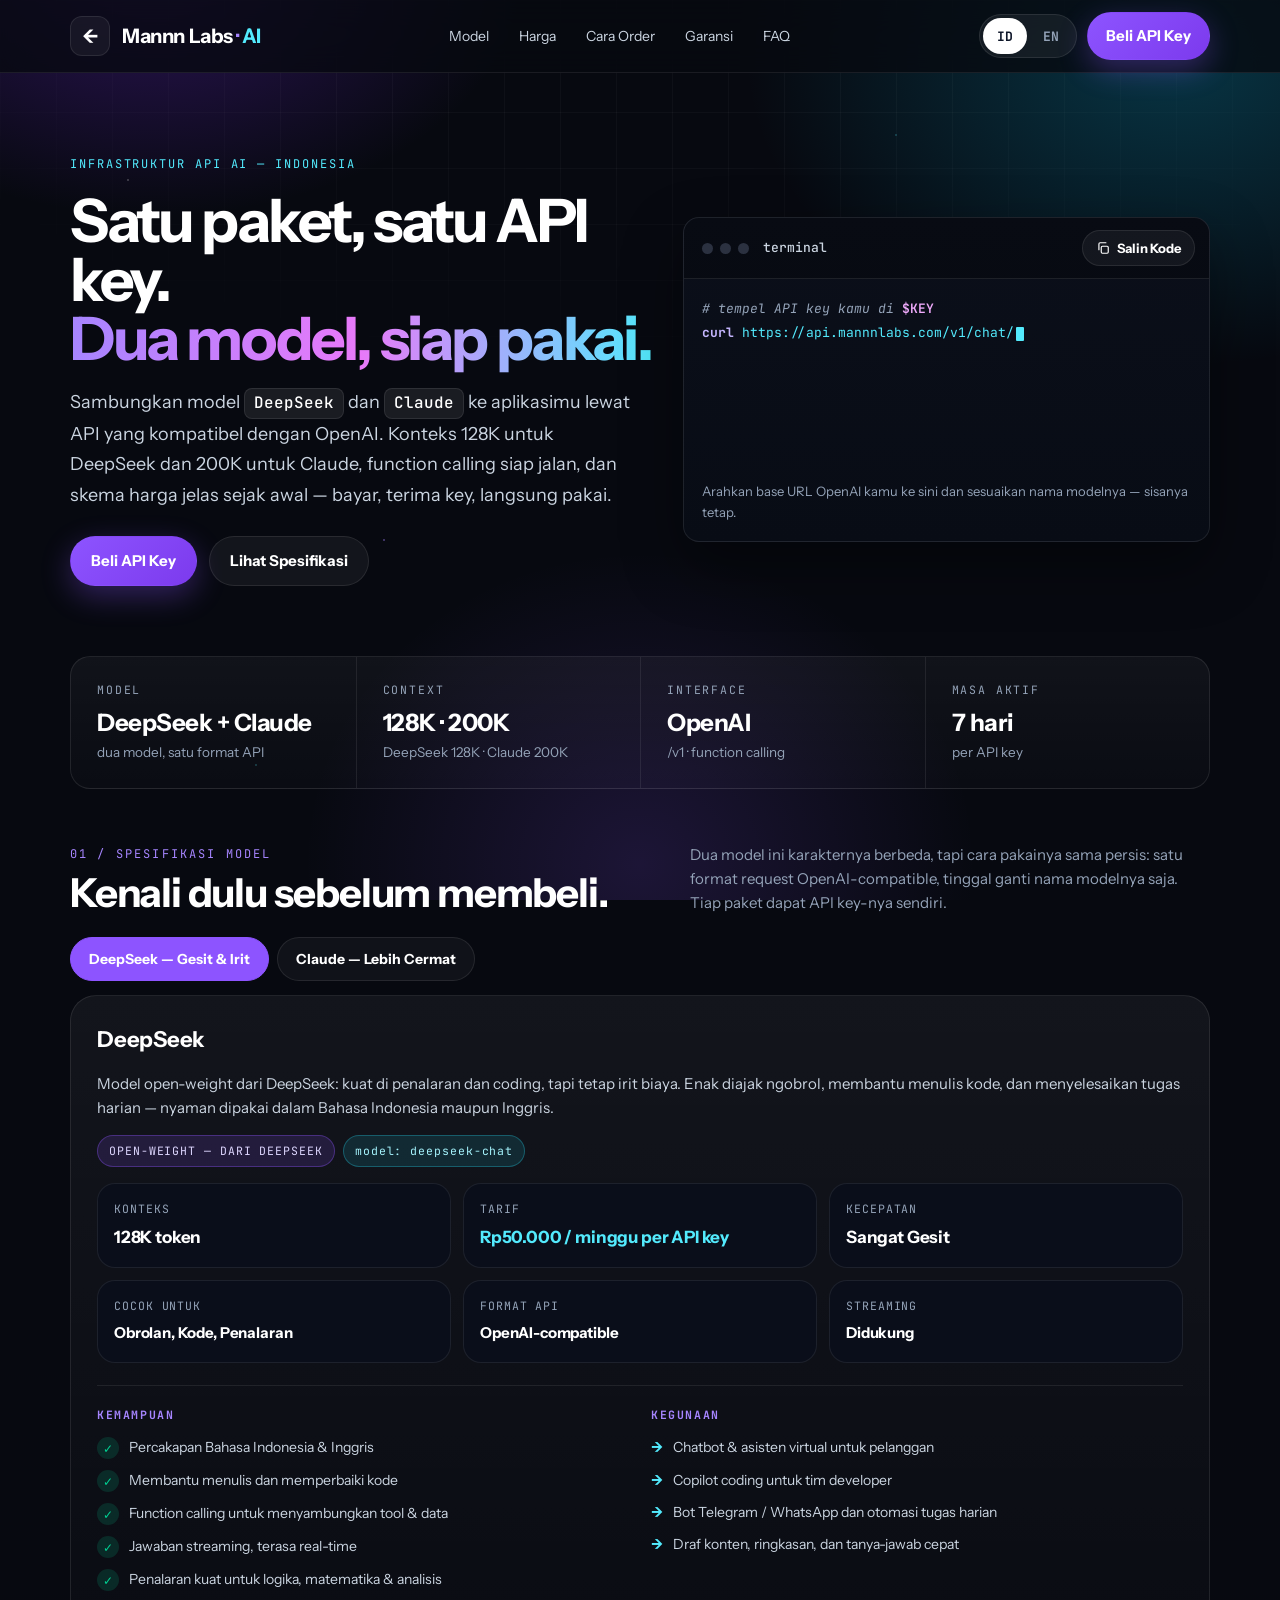
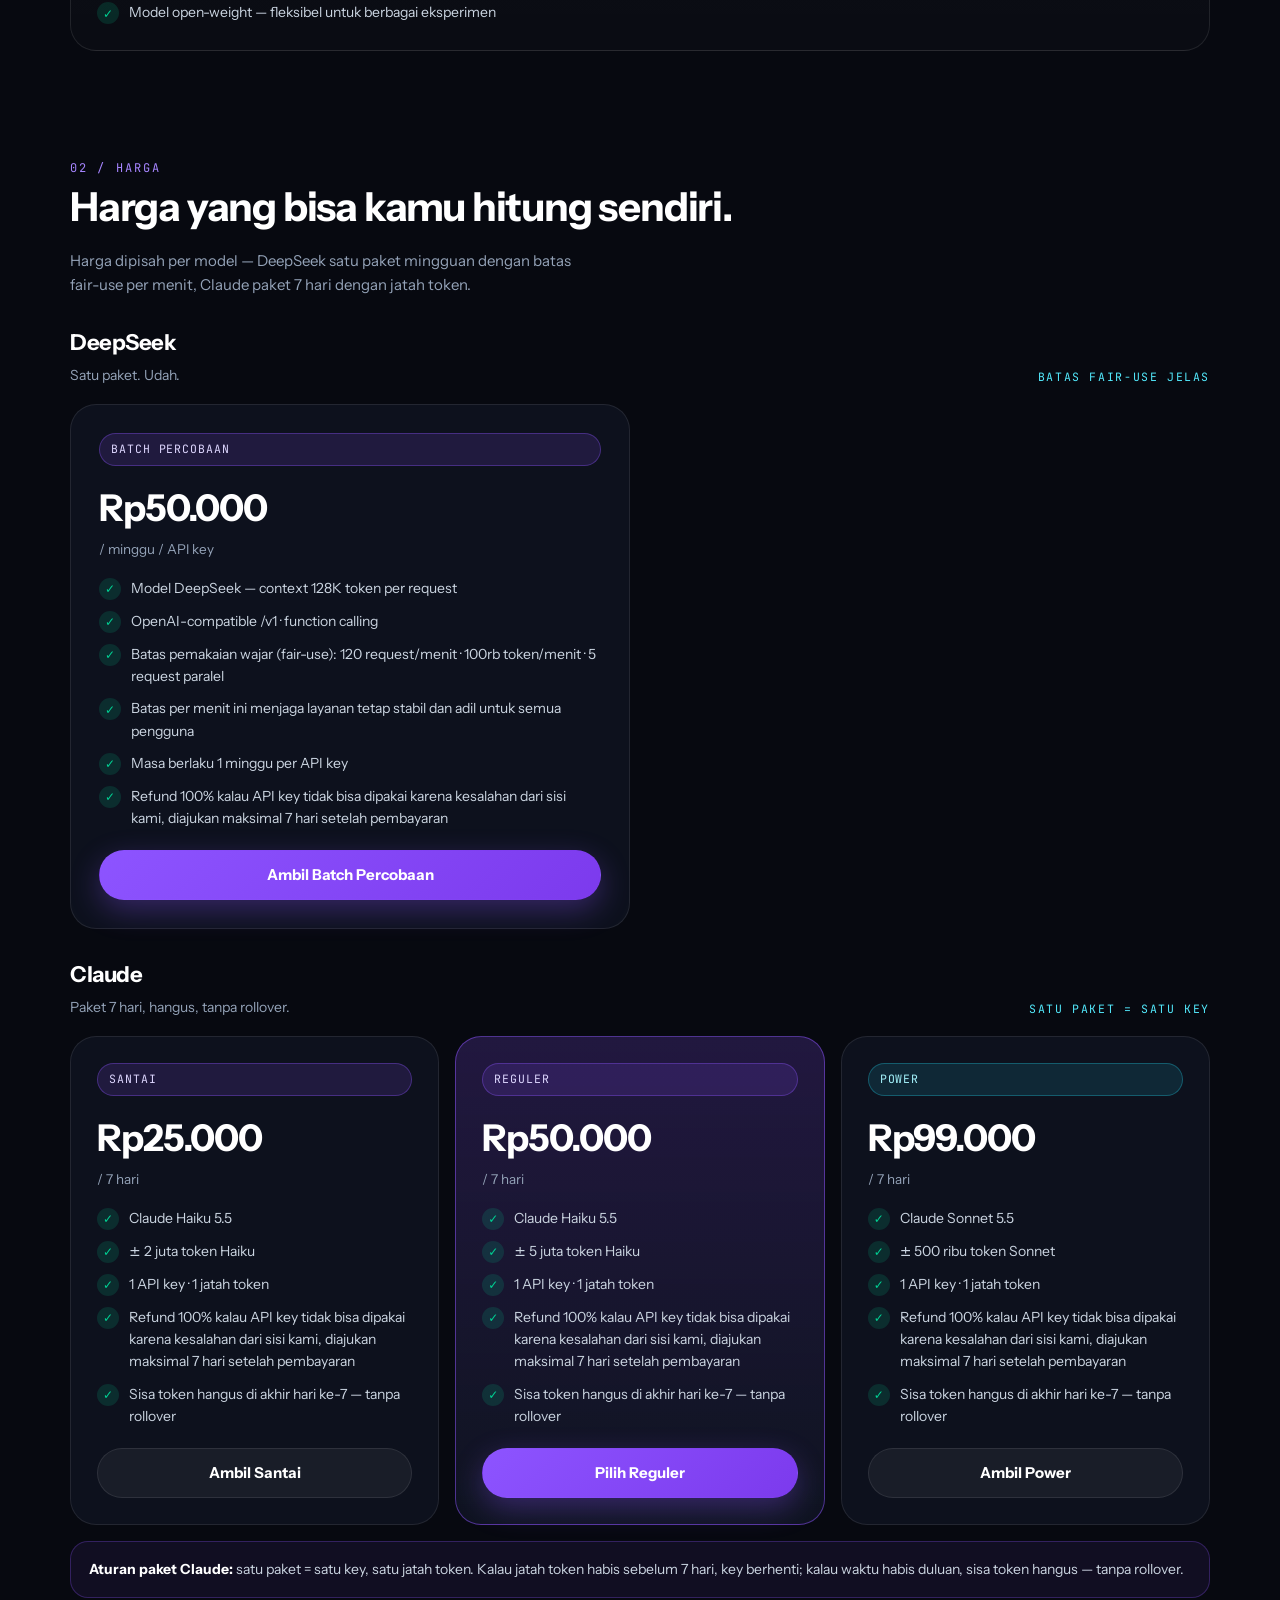
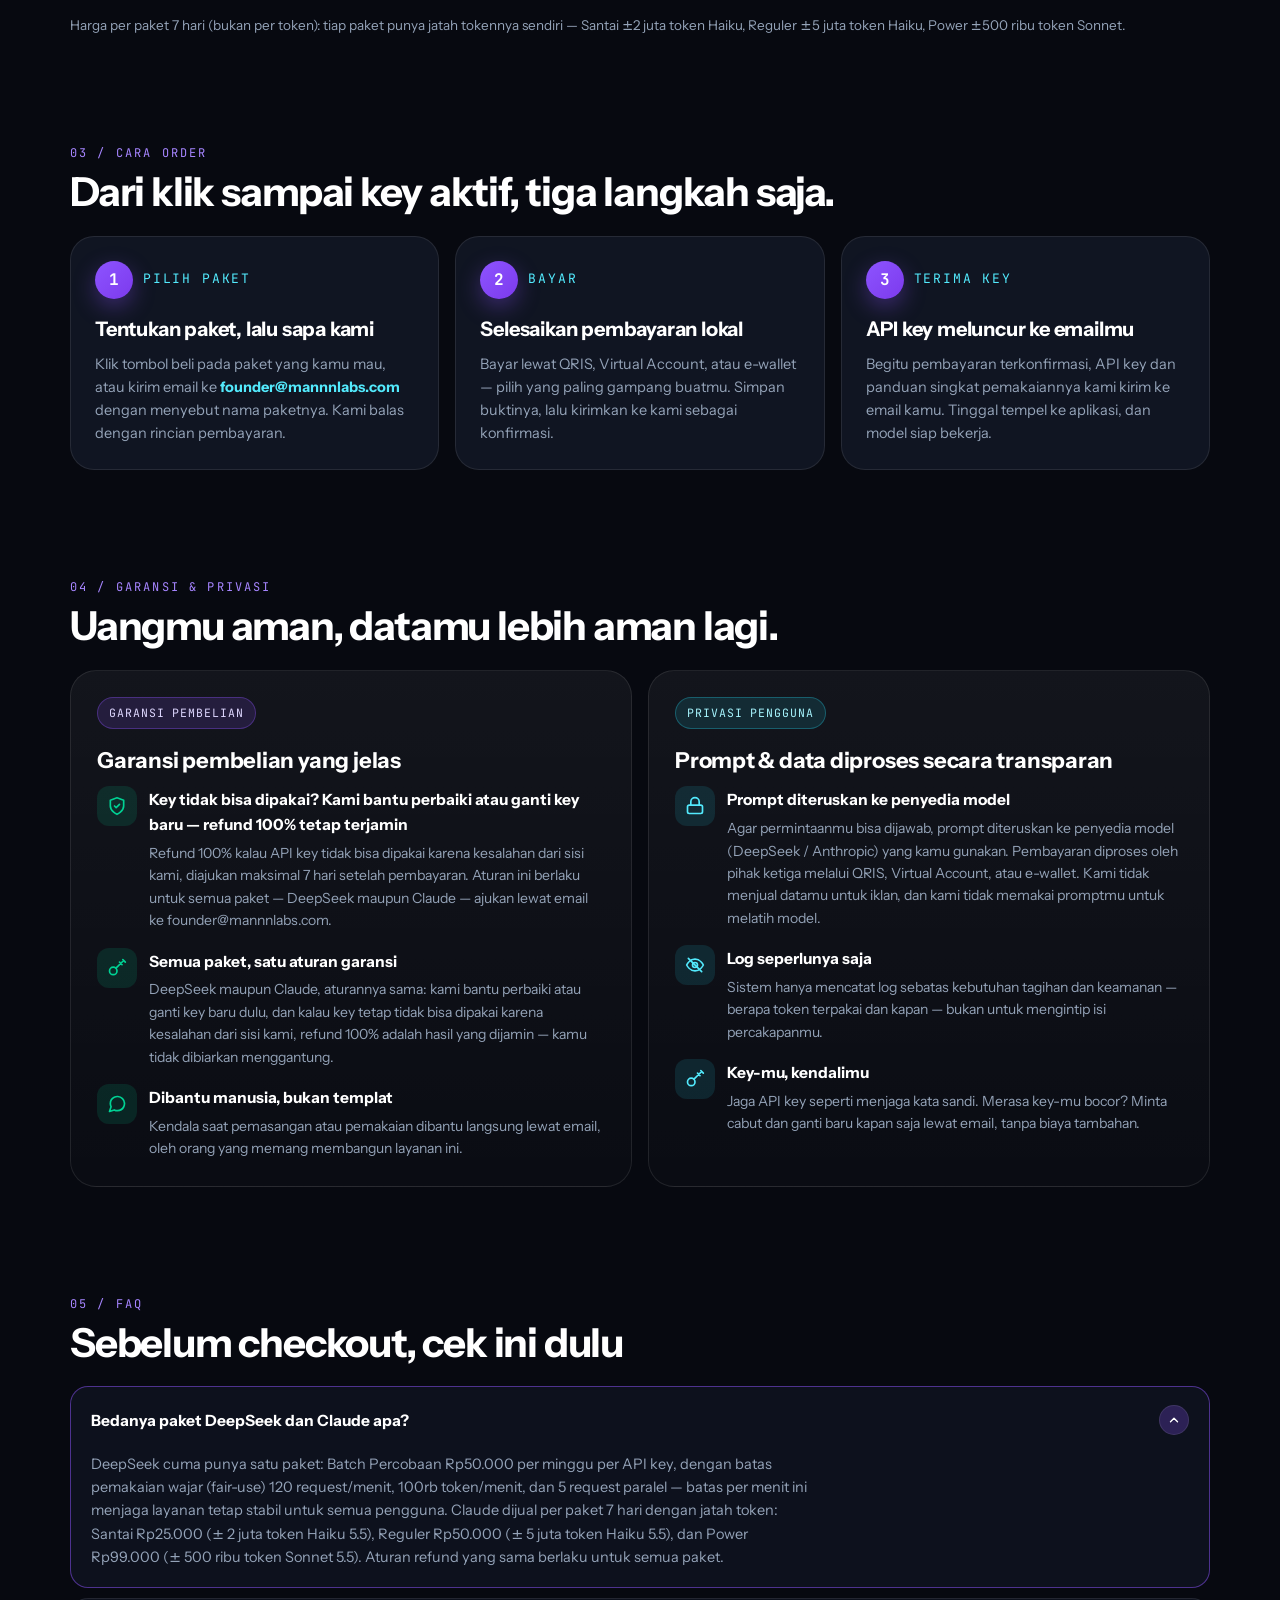
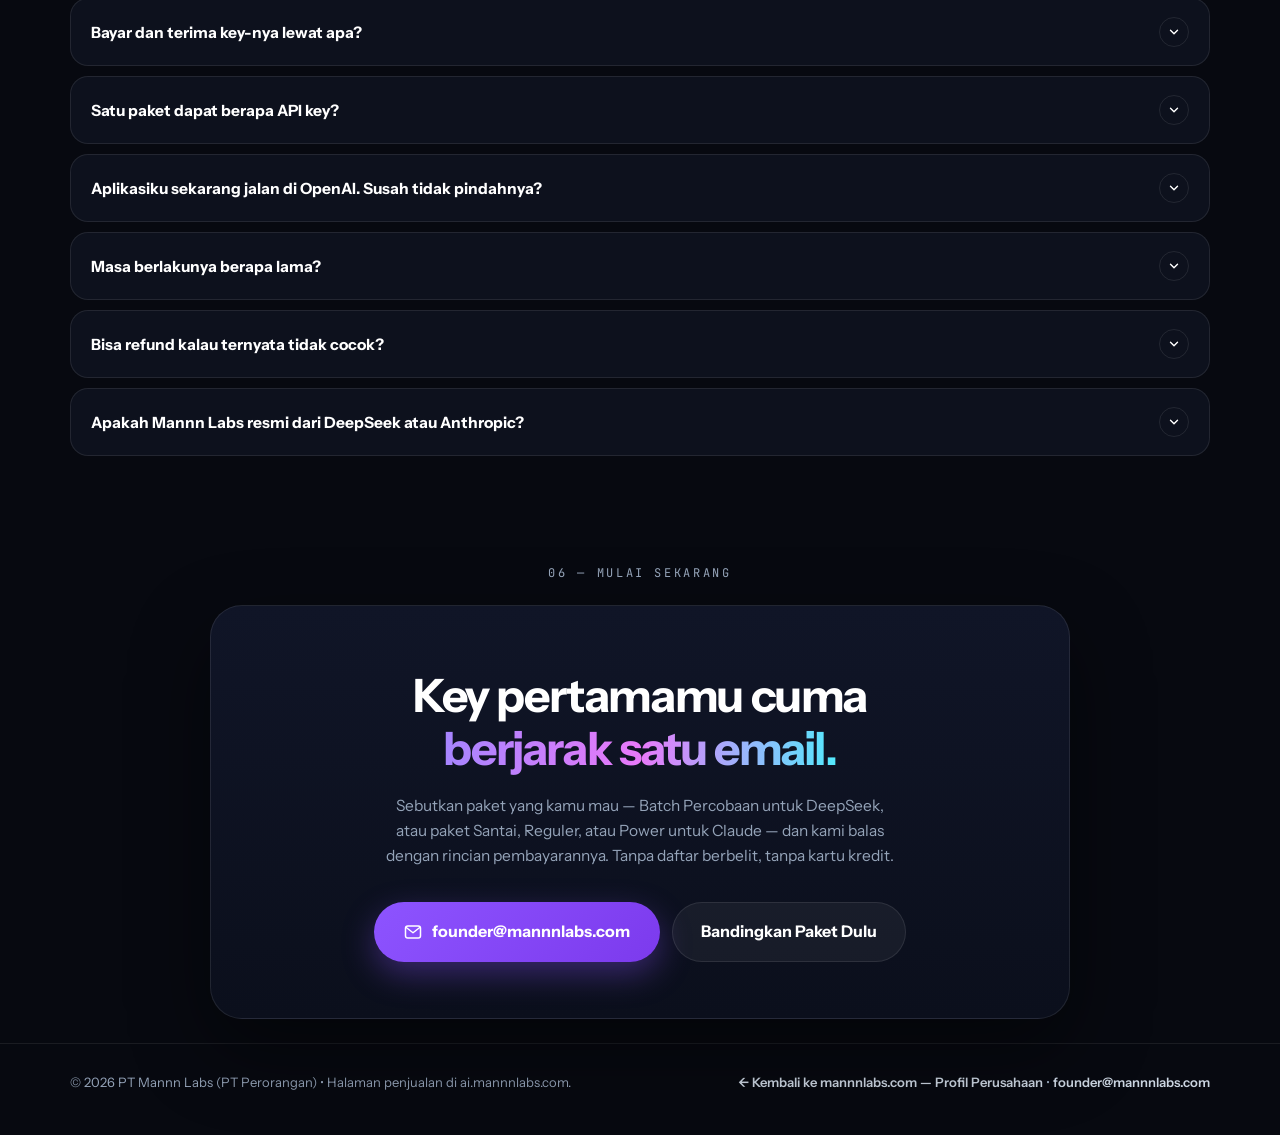
<file: ai-mannnlabs-com/index.html>
<!doctype html>
<html lang="id">
<head>
<meta charset="utf-8"/>
<meta name="viewport" content="width=device-width, initial-scale=1, viewport-fit=cover"/>
<meta name="color-scheme" content="dark"/>
<link rel="icon" href="data:,">
<title>Mannn Labs AI — Beli API Key DeepSeek &amp; Claude</title>
<meta name="description" content="Halaman penjualan Mannn Labs: API key DeepSeek dan Claude dengan format OpenAI, bayar via QRIS, harga terbuka sejak awal."/>
<link rel="preconnect" href="https://fonts.googleapis.com">
<link rel="preconnect" href="https://fonts.gstatic.com" crossorigin>
<link href="https://fonts.googleapis.com/css2?family=Instrument+Sans:ital,wght@0,400..700;1,400..700&family=JetBrains+Mono:wght@400;500;700&display=swap" rel="stylesheet">
<link rel="stylesheet" href="styles.css">
</head>
<body>
<div class="cosmos"></div><div class="gridbg"></div><div class="stars"></div>

<header id="siteHeader"><div class="wrap">
  <div class="nav">
    <div class="navLeft"><a class="backArrow" id="backArrow" href="https://mannnlabs.com" aria-label="Kembali ke mannnlabs.com" title="Kembali ke mannnlabs.com">←</a>
    <a class="logo" id="logoLink" href="https://mannnlabs.com" aria-label="Mannn Labs AI — kembali ke halaman utama mannnlabs.com"><span>Mannn Labs<span class="logoSep">·</span><span class="logoAi">AI</span></span></a></div>
    <nav class="navlinks" id="mainNav" aria-label="Utama">
      <a href="#model" data-i18n="navModel">Model</a><a href="#harga" data-i18n="navHarga">Harga</a><a href="#order" data-i18n="navOrder">Cara Order</a><a href="#garansi" data-i18n="navGaransi">Garansi</a><a href="#faq">FAQ</a>
    </nav>
    <div class="navRight">
      <div class="langToggle" role="group" aria-label="Language / Bahasa">
        <button id="langId" class="active" type="button">ID</button><button id="langEn" type="button">EN</button>
      </div>
      <a class="btn btnPrimary navCta" href="#harga" style="padding:11px 18px" data-i18n="ctaBuy">Beli API Key</a>
      <button class="menuBtn" id="menuBtn" type="button" aria-label="Menu" aria-expanded="false"><svg width="20" height="20" viewBox="0 0 24 24" fill="none" stroke="currentColor" stroke-width="2" stroke-linecap="round"><path d="M4 7h16M4 12h16M4 17h16"/></svg></button>
    </div>
  </div>
  <nav class="mobileMenu" id="mobileMenu" aria-label="Menu mobile">
    <a href="#model" data-i18n="navModel">Model</a><a href="#harga" data-i18n="navHarga">Harga</a><a href="#order" data-i18n="navOrder">Cara Order</a><a href="#garansi" data-i18n="navGaransi">Garansi</a><a href="#faq">FAQ</a>
    <div class="mobileLang"><span class="mono" style="font-size:12px;letter-spacing:.14em;color:var(--muted2)">BAHASA / LANGUAGE</span><span class="langToggle" role="group" aria-label="Language / Bahasa"><button id="langIdM" class="active" type="button">ID</button><button id="langEnM" type="button">EN</button></span></div>
  </nav>
</div></header>

<main id="top" class="wrap">
  <!-- HERO PRODUK -->
  <div class="hero">
    <div class="reveal in">
      <div class="eyebrow"><span data-i18n="heroEyebrow">INFRASTRUKTUR API AI — INDONESIA</span></div>
      <h1><span data-i18n="heroH1a">Satu paket, satu API key.</span><br><span class="grad" data-i18n="heroH1b">Dua model, siap pakai.</span></h1>
      <p class="lead"><span data-i18n="heroLeadA">Sambungkan model</span> <span class="chip">DeepSeek</span> <span data-i18n="heroLeadMid">dan</span> <span class="chip">Claude</span> <span data-i18n="heroLeadB">ke aplikasimu lewat API yang kompatibel dengan OpenAI. Konteks 128K untuk DeepSeek dan 200K untuk Claude, function calling siap jalan, dan skema harga jelas sejak awal — bayar, terima key, langsung pakai.</span></p>
      <div class="heroCtas">
        <a href="#harga" class="btn btnPrimary" data-i18n="heroCta1">Beli API Key</a>
        <a href="#spesifikasi" class="btn btnGhost" data-i18n="heroCta2">Lihat Spesifikasi</a>
      </div>
    </div>
    <div class="reveal in d1">
      <div class="codeCard termCard">
        <div class="codeHead">
          <span class="dots"><span style="background:#2b3140"></span><span style="background:#2b3140"></span><span style="background:#2b3140"></span></span>
          <b>terminal</b>
          <button class="copyBtn" type="button" data-copy="codeBlock"><svg viewBox="0 0 24 24" fill="none" stroke="currentColor" stroke-width="2" stroke-linecap="round" stroke-linejoin="round"><rect x="9" y="9" width="12" height="12" rx="2"/><path d="M5 15V5a2 2 0 0 1 2-2h10"/></svg><span class="copyLabel" data-i18n="copyBtn">Salin Kode</span></button>
        </div>
        <div class="codeBody"><pre id="codeBlock"><span class="tok-c"># tempel API key kamu di </span><span class="tok-var">$KEY</span>
<span class="tok-cmd">curl</span> <span class="tok-url">https://api.mannnlabs.com/v1/chat/completions</span> \
  <span class="tok-flag">-H</span> <span class="tok-s">"</span><span class="tok-key">Content-Type:</span><span class="tok-str"> application/json</span><span class="tok-s">"</span> \
  <span class="tok-flag">-H</span> <span class="tok-s">"</span><span class="tok-key">Authorization:</span><span class="tok-str"> Bearer </span><span class="tok-var">$KEY</span><span class="tok-s">"</span> \
  <span class="tok-flag">-d</span> <span class="tok-s">'</span>{<span class="tok-key">"model"</span>: <span class="tok-str">"deepseek-chat"</span>,
       <span class="tok-key">"messages"</span>: [{<span class="tok-key">"role"</span>: <span class="tok-str">"user"</span>,
       <span class="tok-key">"content"</span>: <span class="tok-str">"Halo!"</span>}]}<span class="tok-s">'</span></pre></div>
        <div class="termFoot" data-i18n="termCaption">Arahkan base URL OpenAI kamu ke sini dan sesuaikan nama modelnya — sisanya tetap.</div>
      </div>
    </div>
  </div>

  <!-- STRIP SPESIFIKASI -->
  <div class="specStrip reveal in" id="spesifikasi">
    <div class="specCell"><span>MODEL</span><b>DeepSeek + Claude</b><small data-i18n="stripModelSub">dua model, satu format API</small></div>
    <div class="specCell"><span>CONTEXT</span><b>128K · 200K</b><small data-i18n="stripCtxSub">DeepSeek 128K · Claude 200K</small></div>
    <div class="specCell"><span>INTERFACE</span><b>OpenAI</b><small data-i18n="stripIfaceSub">/v1 · function calling</small></div>
    <div class="specCell"><span data-i18n="stripValidL">MASA AKTIF</span><b data-i18n="stripValidV">7 hari</b><small data-i18n="stripFairSub">per API key</small></div>
  </div>

  <!-- SPESIFIKASI MODEL -->
  <section id="model">
    <div class="secHead reveal"><div><div class="secLabel" data-i18n="modelLabel">01 / Spesifikasi Model</div><h2 data-i18n="modelH2">Kenali dulu sebelum membeli.</h2></div><p class="secDesc" data-i18n="modelDesc">Dua model ini karakternya berbeda, tapi cara pakainya sama persis: satu format request OpenAI-compatible, tinggal ganti nama modelnya saja. Tiap paket dapat API key-nya sendiri.</p></div>
    <div class="tabs" role="tablist">
      <button class="tabBtn active" type="button" data-model="deepseek" role="tab" aria-selected="true">DeepSeek — <span data-i18n="tabDeepSeek">Gesit &amp; Irit</span></button>
      <button class="tabBtn" type="button" data-model="claude" role="tab" aria-selected="false">Claude — <span data-i18n="tabClaude">Lebih Cermat</span></button>
    </div>
    <div class="card reveal" id="modelCard">
      <h3 id="modelTitle">DeepSeek</h3>
      <p id="modelDesc">Model open-weight dari DeepSeek: kuat di penalaran dan coding, tapi tetap irit biaya. Enak diajak ngobrol, membantu menulis kode, dan menyelesaikan tugas harian — nyaman dipakai dalam Bahasa Indonesia maupun Inggris.</p>
      <div class="modelMeta">
        <span class="tag" id="modelTag">OPEN-WEIGHT — DARI DEEPSEEK</span>
        <span class="tag tagCyan" id="modelId">model: deepseek-chat</span>
      </div>
      <div class="specGrid">
        <div class="spec"><span data-i18n="specCtxL">Konteks</span><b id="specCtx">128K token</b></div>
        <div class="spec"><span data-i18n="specPriceL">Tarif</span><b id="specPrice" style="color:var(--cyan2)">Rp50.000 / minggu per API key</b></div>
        <div class="spec"><span data-i18n="specSpeedL">Kecepatan</span><b id="specSpeed">Sangat Gesit</b></div>
        <div class="spec"><span data-i18n="specBestL">Cocok Untuk</span><b id="specBest" style="font-size:15px">Obrolan, Kode, Bot</b></div>
        <div class="spec"><span data-i18n="specFmtL">Format API</span><b style="font-size:15px">OpenAI-compatible</b></div>
        <div class="spec"><span data-i18n="specStreamL">Streaming</span><b id="specStream" style="font-size:15px">Didukung</b></div>
      </div>
      <div class="modelCols">
        <div class="modelCol">
          <h4 data-i18n="capLabel">Kemampuan</h4>
          <ul class="feat" id="capList"></ul>
        </div>
        <div class="modelCol">
          <h4 data-i18n="useLabel">Kegunaan</h4>
          <ul class="useList" id="useList"></ul>
        </div>
      </div>
    </div>
  </section>

  <!-- HARGA -->
  <section id="harga">
    <div class="secHead reveal">
      <div><div class="secLabel" data-i18n="hargaLabel">02 / Harga</div><h2 data-i18n="hargaH2">Harga yang bisa kamu hitung sendiri.</h2></div><p class="secDesc" data-i18n="hargaDesc">Harga dipisah per model — DeepSeek satu paket mingguan dengan batas fair-use per menit, Claude paket 7 hari dengan jatah token.</p>
    </div>

    <div class="priceGroup reveal">
      <div class="priceGroupHead">
        <div><h3>DeepSeek</h3><p data-i18n="dsGroupSub">Satu paket. Udah.</p></div>
        <span class="priceGroupTag" data-i18n="dsGroupTag">BATAS FAIR-USE JELAS</span>
      </div>
      <div class="priceGrid deepseekGrid">
        <article class="priceCard">
          <span class="tag" data-i18n="dsTag">BATCH PERCOBAAN</span>
          <div class="price" data-i18n="dsPrice">Rp50.000</div>
          <span class="perLabel" data-i18n="dsPer">/ minggu / API key</span>
          <ul class="feat">
            <li data-i18n="dsF1">Model DeepSeek — context 128K token per request</li>
            <li data-i18n="dsF2">OpenAI-compatible /v1 · function calling</li>
            <li data-i18n="dsF3">Batas pemakaian wajar (fair-use): 120 request/menit · 100rb token/menit · 5 request paralel</li>
            <li data-i18n="dsF4">Batas per menit ini menjaga layanan tetap stabil dan adil untuk semua pengguna</li>
            <li data-i18n="dsF5">Masa berlaku 1 minggu per API key</li>
            <li data-i18n="dsF6">Refund 100% kalau API key tidak bisa dipakai karena kesalahan dari sisi kami, diajukan maksimal 7 hari setelah pembayaran</li>
          </ul>
          <a href="#order" class="btn btnPrimary" style="width:100%;margin-top:20px" data-i18n="dsCta">Ambil Batch Percobaan</a>
        </article>
      </div>
    </div>

    <div class="priceGroup reveal">
      <div class="priceGroupHead">
        <div><h3>Claude</h3><p data-i18n="clGroupSub">Paket 7 hari, hangus, tanpa rollover.</p></div>
        <span class="priceGroupTag" data-i18n="clGroupTag">SATU PAKET = SATU KEY</span>
      </div>
      <div class="priceGrid">
        <article class="priceCard">
          <span class="tag" data-i18n="cl1Tag">SANTAI</span>
          <div class="price" data-i18n="cl1Price">Rp25.000</div>
          <span class="perLabel" data-i18n="clPer">/ 7 hari</span>
          <ul class="feat">
            <li>Claude Haiku 5.5</li>
            <li data-i18n="cl1F2">± 2 juta token Haiku</li>
            <li data-i18n="clFKey">1 API key · 1 jatah token</li>
            <li data-i18n="clRefund">Refund 100% kalau API key tidak bisa dipakai karena kesalahan dari sisi kami, diajukan maksimal 7 hari setelah pembayaran</li>
            <li data-i18n="clF7">Sisa token hangus di akhir hari ke-7 — tanpa rollover</li>
          </ul>
          <a href="#order" class="btn btnGhost" style="width:100%;margin-top:20px" data-i18n="cl1Cta">Ambil Santai</a>
        </article>
        <article class="priceCard pop">
          <span class="tag" data-i18n="cl2Tag">REGULER</span>
          <div class="price" data-i18n="cl2Price">Rp50.000</div>
          <span class="perLabel" data-i18n="clPer">/ 7 hari</span>
          <ul class="feat">
            <li>Claude Haiku 5.5</li>
            <li data-i18n="cl2F2">± 5 juta token Haiku</li>
            <li data-i18n="clFKey">1 API key · 1 jatah token</li>
            <li data-i18n="clRefund">Refund 100% kalau API key tidak bisa dipakai karena kesalahan dari sisi kami, diajukan maksimal 7 hari setelah pembayaran</li>
            <li data-i18n="clF7">Sisa token hangus di akhir hari ke-7 — tanpa rollover</li>
          </ul>
          <a href="#order" class="btn btnPrimary" style="width:100%;margin-top:20px" data-i18n="cl2Cta">Pilih Reguler</a>
        </article>
        <article class="priceCard">
          <span class="tag tagCyan" data-i18n="cl3Tag">POWER</span>
          <div class="price" data-i18n="cl3Price">Rp99.000</div>
          <span class="perLabel" data-i18n="clPer">/ 7 hari</span>
          <ul class="feat">
            <li>Claude Sonnet 5.5</li>
            <li data-i18n="cl3F2">± 500 ribu token Sonnet</li>
            <li data-i18n="clFKey">1 API key · 1 jatah token</li>
            <li data-i18n="clRefund">Refund 100% kalau API key tidak bisa dipakai karena kesalahan dari sisi kami, diajukan maksimal 7 hari setelah pembayaran</li>
            <li data-i18n="clF7">Sisa token hangus di akhir hari ke-7 — tanpa rollover</li>
          </ul>
          <a href="#order" class="btn btnGhost" style="width:100%;margin-top:20px" data-i18n="cl3Cta">Ambil Power</a>
        </article>
      </div>
      <div class="ruleBox"><b data-i18n="clRuleB">Aturan paket Claude:</b> <span data-i18n="clRule">satu paket = satu key, satu jatah token. Kalau jatah token habis sebelum 7 hari, key berhenti; kalau waktu habis duluan, sisa token hangus — tanpa rollover.</span></div>
    </div>

    <p class="priceNoteLine reveal" data-i18n="priceFoot">Harga per paket 7 hari (bukan per token): tiap paket punya jatah tokennya sendiri — Santai ±2 juta token Haiku, Reguler ±5 juta token Haiku, Power ±500 ribu token Sonnet.</p>
  </section>

  <!-- CARA ORDER -->
  <section id="order">
    <div class="secHead reveal"><div><div class="secLabel" data-i18n="orderLabel">03 / Cara Order</div><h2 data-i18n="orderH2">Dari klik sampai key aktif, tiga langkah saja.</h2></div></div>
    <div class="steps">
      <article class="step reveal">
        <div class="stepNum"><b>1</b><span data-i18n="step1k">PILIH PAKET</span></div>
        <h3 data-i18n="step1h">Tentukan paket, lalu sapa kami</h3>
        <p><span data-i18n="step1p">Klik tombol beli pada paket yang kamu mau, atau kirim email ke</span> <a href="mailto:founder@mannnlabs.com?subject=Pesan%20API%20Mannn%20Labs">founder@mannnlabs.com</a> <span data-i18n="step1p2">dengan menyebut nama paketnya. Kami balas dengan rincian pembayaran.</span></p>
      </article>
      <article class="step reveal d1">
        <div class="stepNum"><b>2</b><span data-i18n="step2k">BAYAR</span></div>
        <h3 data-i18n="step2h">Selesaikan pembayaran lokal</h3>
        <p data-i18n="step2p">Bayar lewat QRIS, Virtual Account, atau e-wallet — pilih yang paling gampang buatmu. Simpan buktinya, lalu kirimkan ke kami sebagai konfirmasi.</p>
      </article>
      <article class="step reveal d2">
        <div class="stepNum"><b>3</b><span data-i18n="step3k">TERIMA KEY</span></div>
        <h3 data-i18n="step3h">API key meluncur ke emailmu</h3>
        <p data-i18n="step3p">Begitu pembayaran terkonfirmasi, API key dan panduan singkat pemakaiannya kami kirim ke email kamu. Tinggal tempel ke aplikasi, dan model siap bekerja.</p>
      </article>
    </div>
  </section>

  <!-- GARANSI & PRIVASI -->
  <section id="garansi">
    <div class="secHead reveal"><div><div class="secLabel" data-i18n="garLabel">04 / Garansi &amp; Privasi</div><h2 data-i18n="garH2">Uangmu aman, datamu lebih aman lagi.</h2></div></div>
    <div class="split">
      <article class="card reveal">
        <span class="tag" data-i18n="garTag">GARANSI PEMBELIAN</span>
        <h3 style="margin-top:14px" data-i18n="garCardH">Garansi pembelian yang jelas</h3>
        <div class="shieldRow">
          <span class="shieldIco"><svg viewBox="0 0 24 24" fill="none" stroke="currentColor" stroke-width="2" stroke-linecap="round" stroke-linejoin="round"><path d="M12 22s8-3.6 8-10V5l-8-3-8 3v7c0 6.4 8 10 8 10Z"/><path d="m9 12 2 2 4-4"/></svg></span>
          <div><h4 data-i18n="g1h">Key tidak bisa dipakai? Kami bantu perbaiki atau ganti key baru — refund 100% tetap terjamin</h4><p data-i18n="g1p">Refund 100% kalau API key tidak bisa dipakai karena kesalahan dari sisi kami, diajukan maksimal 7 hari setelah pembayaran. Aturan ini berlaku untuk semua paket — DeepSeek maupun Claude — ajukan lewat email ke founder@mannnlabs.com.</p></div>
        </div>
        <div class="shieldRow">
          <span class="shieldIco"><svg viewBox="0 0 24 24" fill="none" stroke="currentColor" stroke-width="2" stroke-linecap="round" stroke-linejoin="round"><circle cx="7.5" cy="15.5" r="4.5"/><path d="m10.8 12.2 9.2-9.2M15 5l3 3M19 2l3 3"/></svg></span>
          <div><h4 data-i18n="g2h">Semua paket, satu aturan garansi</h4><p data-i18n="g2p">DeepSeek maupun Claude, aturannya sama: kami bantu perbaiki atau ganti key baru dulu, dan kalau key tetap tidak bisa dipakai karena kesalahan dari sisi kami, refund 100% adalah hasil yang dijamin — kamu tidak dibiarkan menggantung.</p></div>
        </div>
        <div class="shieldRow">
          <span class="shieldIco"><svg viewBox="0 0 24 24" fill="none" stroke="currentColor" stroke-width="2" stroke-linecap="round" stroke-linejoin="round"><path d="M21 11.5a8.38 8.38 0 0 1-.9 3.8 8.5 8.5 0 0 1-7.6 4.7 8.38 8.38 0 0 1-3.8-.9L3 21l1.9-5.7a8.38 8.38 0 0 1-.9-3.8 8.5 8.5 0 0 1 4.7-7.6 8.38 8.38 0 0 1 3.8-.9h.5a8.48 8.48 0 0 1 8 8v.5Z"/></svg></span>
          <div><h4 data-i18n="g3h">Dibantu manusia, bukan templat</h4><p id="g3p">Kendala saat pemasangan atau pemakaian dibantu langsung lewat email, oleh orang yang memang membangun layanan ini.</p></div>
        </div>
      </article>
      <article class="card reveal d1">
        <span class="tag tagCyan" data-i18n="privTag">PRIVASI PENGGUNA</span>
        <h3 style="margin-top:14px" data-i18n="privCardH">Prompt &amp; data diproses secara transparan</h3>
        <div class="shieldRow">
          <span class="shieldIco cy"><svg viewBox="0 0 24 24" fill="none" stroke="currentColor" stroke-width="2" stroke-linecap="round" stroke-linejoin="round"><rect x="3" y="11" width="18" height="10" rx="2"/><path d="M7 11V7a5 5 0 0 1 10 0v4"/></svg></span>
          <div><h4 data-i18n="pv1h">Prompt diteruskan ke penyedia model</h4><p data-i18n="pv1p">Agar permintaanmu bisa dijawab, prompt diteruskan ke penyedia model (DeepSeek / Anthropic) yang kamu gunakan. Pembayaran diproses oleh pihak ketiga melalui QRIS, Virtual Account, atau e-wallet. Kami tidak menjual datamu untuk iklan, dan kami tidak memakai promptmu untuk melatih model.</p></div>
        </div>
        <div class="shieldRow">
          <span class="shieldIco cy"><svg viewBox="0 0 24 24" fill="none" stroke="currentColor" stroke-width="2" stroke-linecap="round" stroke-linejoin="round"><path d="M2 12s3.5-7 10-7 10 7 10 7-3.5 7-10 7-10-7-10-7Z"/><circle cx="12" cy="12" r="3"/><path d="m4 4 16 16"/></svg></span>
          <div><h4 data-i18n="pv2h">Log seperlunya saja</h4><p data-i18n="pv2p">Sistem hanya mencatat log sebatas kebutuhan tagihan dan keamanan — berapa token terpakai dan kapan — bukan untuk mengintip isi percakapanmu.</p></div>
        </div>
        <div class="shieldRow">
          <span class="shieldIco cy"><svg viewBox="0 0 24 24" fill="none" stroke="currentColor" stroke-width="2" stroke-linecap="round" stroke-linejoin="round"><circle cx="7.5" cy="15.5" r="4.5"/><path d="m10.8 12.2 9.2-9.2M15 5l3 3M19 2l3 3"/></svg></span>
          <div><h4 data-i18n="pv3h">Key-mu, kendalimu</h4><p data-i18n="pv3p">Jaga API key seperti menjaga kata sandi. Merasa key-mu bocor? Minta cabut dan ganti baru kapan saja lewat email, tanpa biaya tambahan.</p></div>
        </div>
      </article>
    </div>
  </section>

  <!-- FAQ -->
  <section id="faq">
    <div class="secHead reveal"><div><div class="secLabel" data-i18n="faqLabel">05 / FAQ</div><h2 data-i18n="faqH2">Sebelum checkout, cek ini dulu</h2></div></div>
    <div class="faqList reveal">
      <div class="faqItem open">
        <button class="faqQ" type="button" aria-expanded="true"><span data-i18n="q1">Bedanya paket DeepSeek dan Claude apa?</span><span class="chev"><svg viewBox="0 0 24 24" fill="none" stroke="currentColor" stroke-width="2.4" stroke-linecap="round" stroke-linejoin="round"><path d="m6 9 6 6 6-6"/></svg></span></button>
        <div class="faqA"><p data-i18n="a1">DeepSeek cuma punya satu paket: Batch Percobaan Rp50.000 per minggu per API key, dengan batas pemakaian wajar (fair-use) 120 request/menit, 100rb token/menit, dan 5 request paralel — batas per menit ini menjaga layanan tetap stabil untuk semua pengguna. Claude dijual per paket 7 hari dengan jatah token: Santai Rp25.000 (± 2 juta token Haiku 5.5), Reguler Rp50.000 (± 5 juta token Haiku 5.5), dan Power Rp99.000 (± 500 ribu token Sonnet 5.5). Aturan refund yang sama berlaku untuk semua paket.</p></div>
      </div>
      <div class="faqItem">
        <button class="faqQ" type="button" aria-expanded="false"><span data-i18n="q2">Bayar dan terima key-nya lewat apa?</span><span class="chev"><svg viewBox="0 0 24 24" fill="none" stroke="currentColor" stroke-width="2.4" stroke-linecap="round" stroke-linejoin="round"><path d="m6 9 6 6 6-6"/></svg></span></button>
        <div class="faqA"><p data-i18n="a2">Pembayaran per paket, lewat QRIS, Virtual Account, maupun e-wallet. Pesan dulu lewat email ke founder@mannnlabs.com, bayar paket yang kamu pilih, begitu pembayaran terkonfirmasi API key langsung dikirim ke email kamu. Satu paket berlaku 1 minggu (DeepSeek) atau 7 hari (Claude), lalu hangus.</p></div>
      </div>
      <div class="faqItem">
        <button class="faqQ" type="button" aria-expanded="false"><span data-i18n="q3">Satu paket dapat berapa API key?</span><span class="chev"><svg viewBox="0 0 24 24" fill="none" stroke="currentColor" stroke-width="2.4" stroke-linecap="round" stroke-linejoin="round"><path d="m6 9 6 6 6-6"/></svg></span></button>
        <div class="faqA"><p data-i18n="a3">Satu paket = satu API key dengan jatahnya sendiri. Key DeepSeek berlaku untuk model DeepSeek, key Claude untuk model Claude di paketnya — kalau butuh dua model, ambil dua paket.</p></div>
      </div>
      <div class="faqItem">
        <button class="faqQ" type="button" aria-expanded="false"><span data-i18n="q4">Aplikasiku sekarang jalan di OpenAI. Susah tidak pindahnya?</span><span class="chev"><svg viewBox="0 0 24 24" fill="none" stroke="currentColor" stroke-width="2.4" stroke-linecap="round" stroke-linejoin="round"><path d="m6 9 6 6 6-6"/></svg></span></button>
        <div class="faqA"><p data-i18n="a4">Tidak. API kami mengikuti format OpenAI, jadi umumnya kamu cukup mengganti base_url ke api.mannnlabs.com dan nama model ke model yang kamu beli, lalu memakai API key dari kami. Library OpenAI untuk Python dan JavaScript bisa langsung dipakai.</p></div>
      </div>
      <div class="faqItem">
        <button class="faqQ" type="button" aria-expanded="false"><span data-i18n="q5">Masa berlakunya berapa lama?</span><span class="chev"><svg viewBox="0 0 24 24" fill="none" stroke="currentColor" stroke-width="2.4" stroke-linecap="round" stroke-linejoin="round"><path d="m6 9 6 6 6-6"/></svg></span></button>
        <div class="faqA"><p data-i18n="a5">Paket DeepSeek berlaku 1 minggu per API key. Paket Claude berlaku 7 hari: kalau jatah token habis sebelum 7 hari, key berhenti; kalau waktu habis duluan, sisa token hangus — tanpa rollover ke paket berikutnya.</p></div>
      </div>
      <div class="faqItem">
        <button class="faqQ" type="button" aria-expanded="false"><span data-i18n="q6">Bisa refund kalau ternyata tidak cocok?</span><span class="chev"><svg viewBox="0 0 24 24" fill="none" stroke="currentColor" stroke-width="2.4" stroke-linecap="round" stroke-linejoin="round"><path d="m6 9 6 6 6-6"/></svg></span></button>
        <div class="faqA"><p data-i18n="a6">Bisa, dengan satu aturan yang sama untuk semua paket: Refund 100% kalau API key tidak bisa dipakai karena kesalahan dari sisi kami, diajukan maksimal 7 hari setelah pembayaran. Kalau key bermasalah, kami bantu perbaiki atau ganti key baru dulu — dan kalau tetap tidak bisa dipakai karena kesalahan dari sisi kami, refund 100% adalah hasil yang dijamin. Ajukan lewat email ke founder@mannnlabs.com.</p></div>
      </div>
      <div class="faqItem">
        <button class="faqQ" type="button" aria-expanded="false"><span data-i18n="q7">Apakah Mannn Labs resmi dari DeepSeek atau Anthropic?</span><span class="chev"><svg viewBox="0 0 24 24" fill="none" stroke="currentColor" stroke-width="2.4" stroke-linecap="round" stroke-linejoin="round"><path d="m6 9 6 6 6-6"/></svg></span></button>
        <div class="faqA"><p data-i18n="a7">Tidak. Mannn Labs adalah penyedia akses API independen — kami bukan afiliasi resmi, anak perusahaan, maupun perwakilan resmi DeepSeek dan Anthropic (pembuat Claude). Kami menyediakan akses ke model-model tersebut, dengan API key, paket, dan dukungan yang kami kelola sendiri. Nama DeepSeek dan Claude di halaman ini hanya merujuk pada model yang kami sediakan aksesnya.</p></div>
      </div>
    </div>
  </section>

  <!-- CTA BELI -->
  <section id="beli" style="padding-bottom:24px">
    <div class="buyWrap reveal">
      <div class="buyLabel">06 — <span data-i18n="buyLabel">Mulai Sekarang</span></div>
      <div class="buyCard">
        <h2><span data-i18n="buyH2a">Key pertamamu cuma</span><br><span class="accent" data-i18n="buyH2b">berjarak satu email.</span></h2>
        <p data-i18n="buyP">Sebutkan paket yang kamu mau — Batch Percobaan untuk DeepSeek, atau paket Santai, Reguler, atau Power untuk Claude — dan kami balas dengan rincian pembayarannya. Tanpa daftar berbelit, tanpa kartu kredit.</p>
        <div class="buyBtns">
          <a class="buyBtn" href="mailto:founder@mannnlabs.com?subject=Pesan%20API%20Mannn%20Labs"><svg viewBox="0 0 24 24" fill="none" stroke="currentColor" stroke-width="2" stroke-linecap="round" stroke-linejoin="round"><rect x="2" y="4" width="20" height="16" rx="3"/><path d="m3 6 9 7 9-7"/></svg>founder@mannnlabs.com</a>
          <a class="buyGhost" href="#harga" data-i18n="buyGhost">Bandingkan Paket Dulu</a>
        </div>
      </div>
    </div>
  </section>
</main>

<footer><div class="wrap footRow"><span data-i18n="footL">© 2026 PT Mannn Labs (PT Perorangan) • Halaman penjualan di ai.mannnlabs.com.</span><span><a href="https://mannnlabs.com" data-i18n="footBack">← Kembali ke mannnlabs.com — Profil Perusahaan</a> • <a href="mailto:founder@mannnlabs.com">founder@mannnlabs.com</a></span></div></footer>

<script src="script.js"></script>
</body>
</html>
</file>
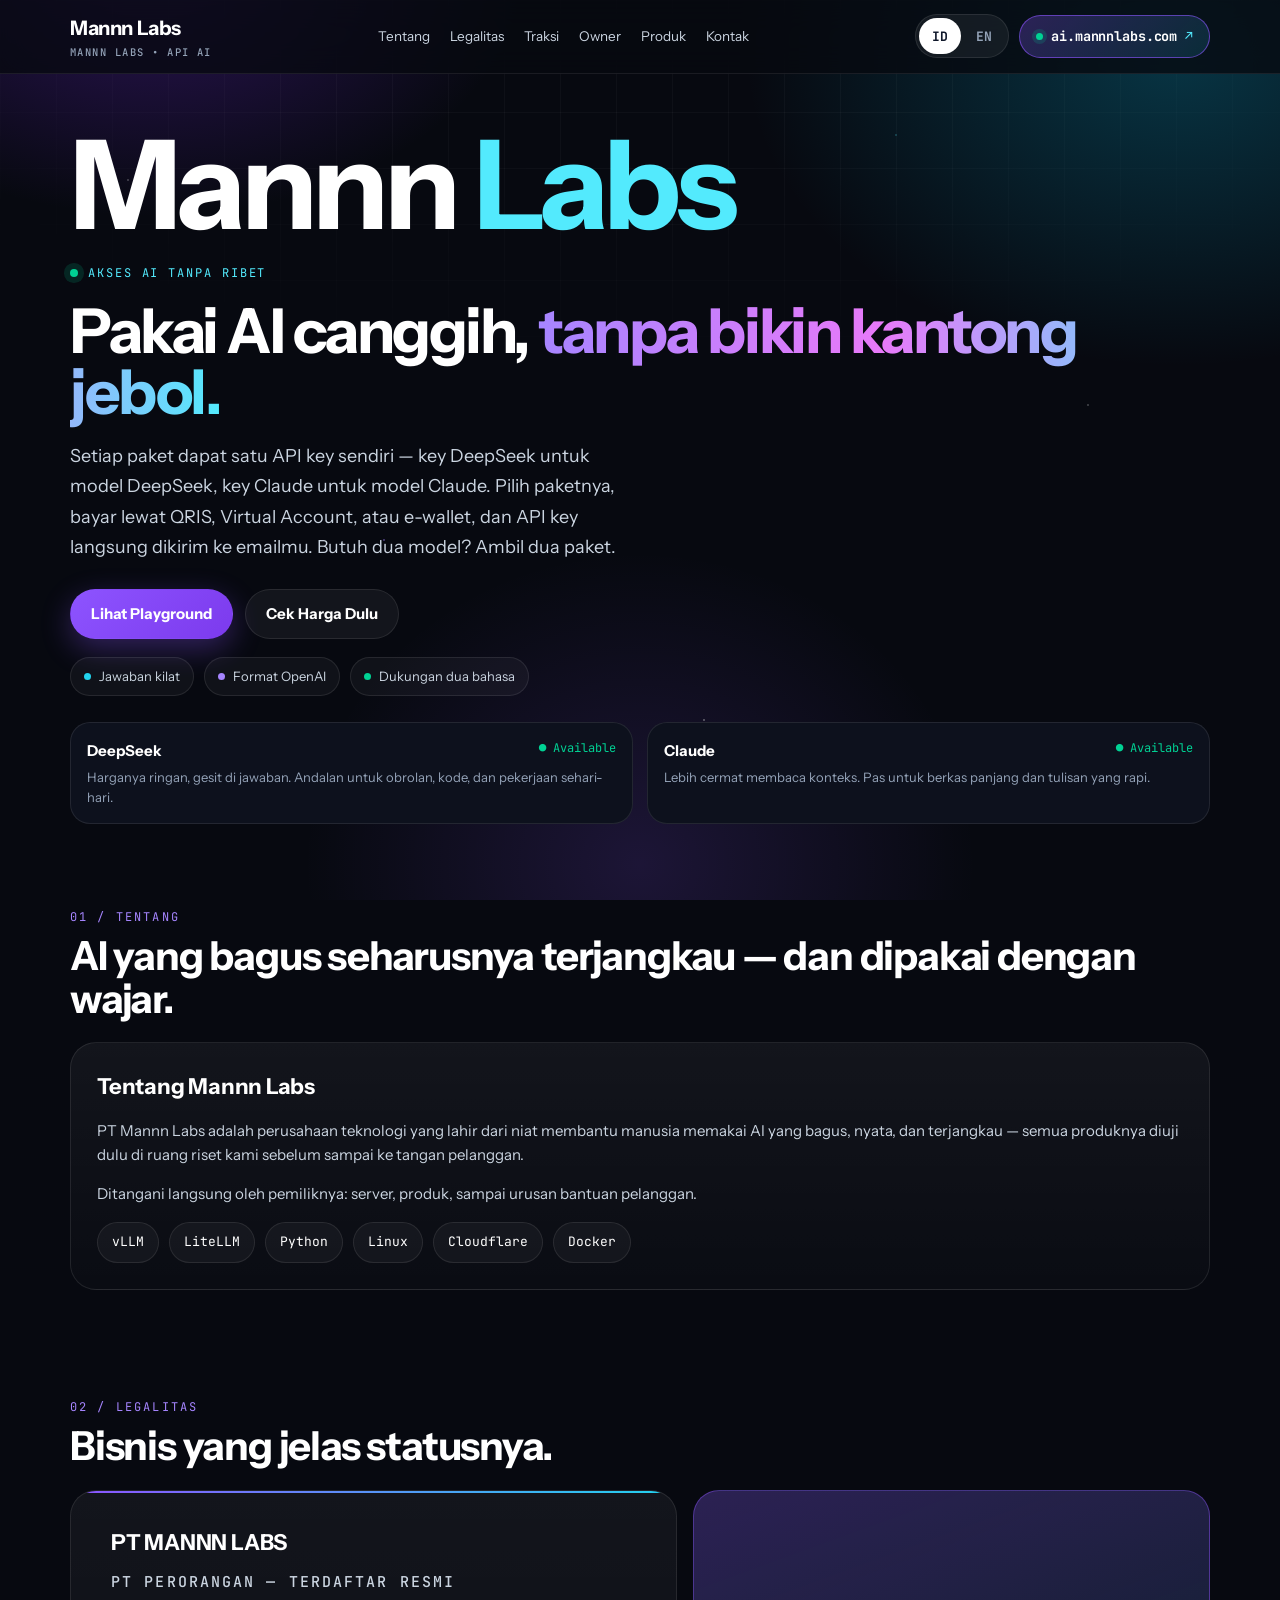
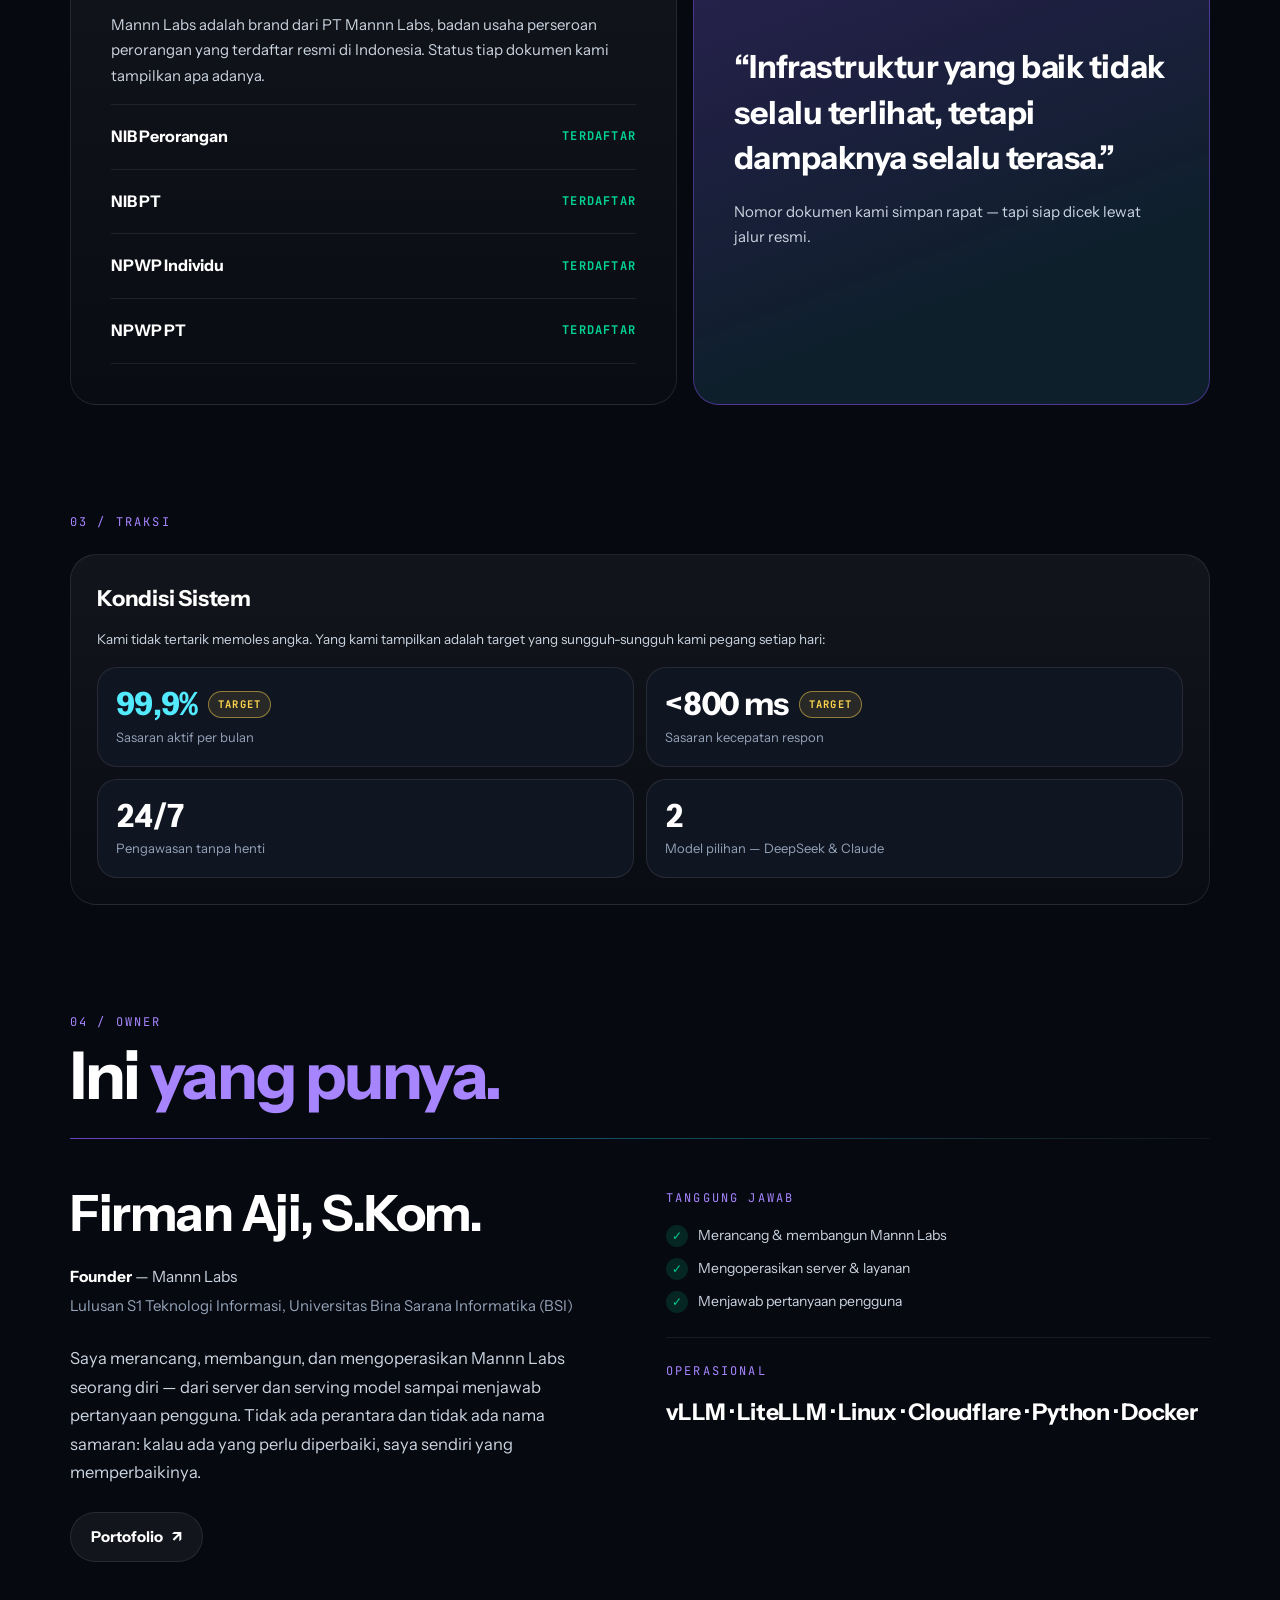
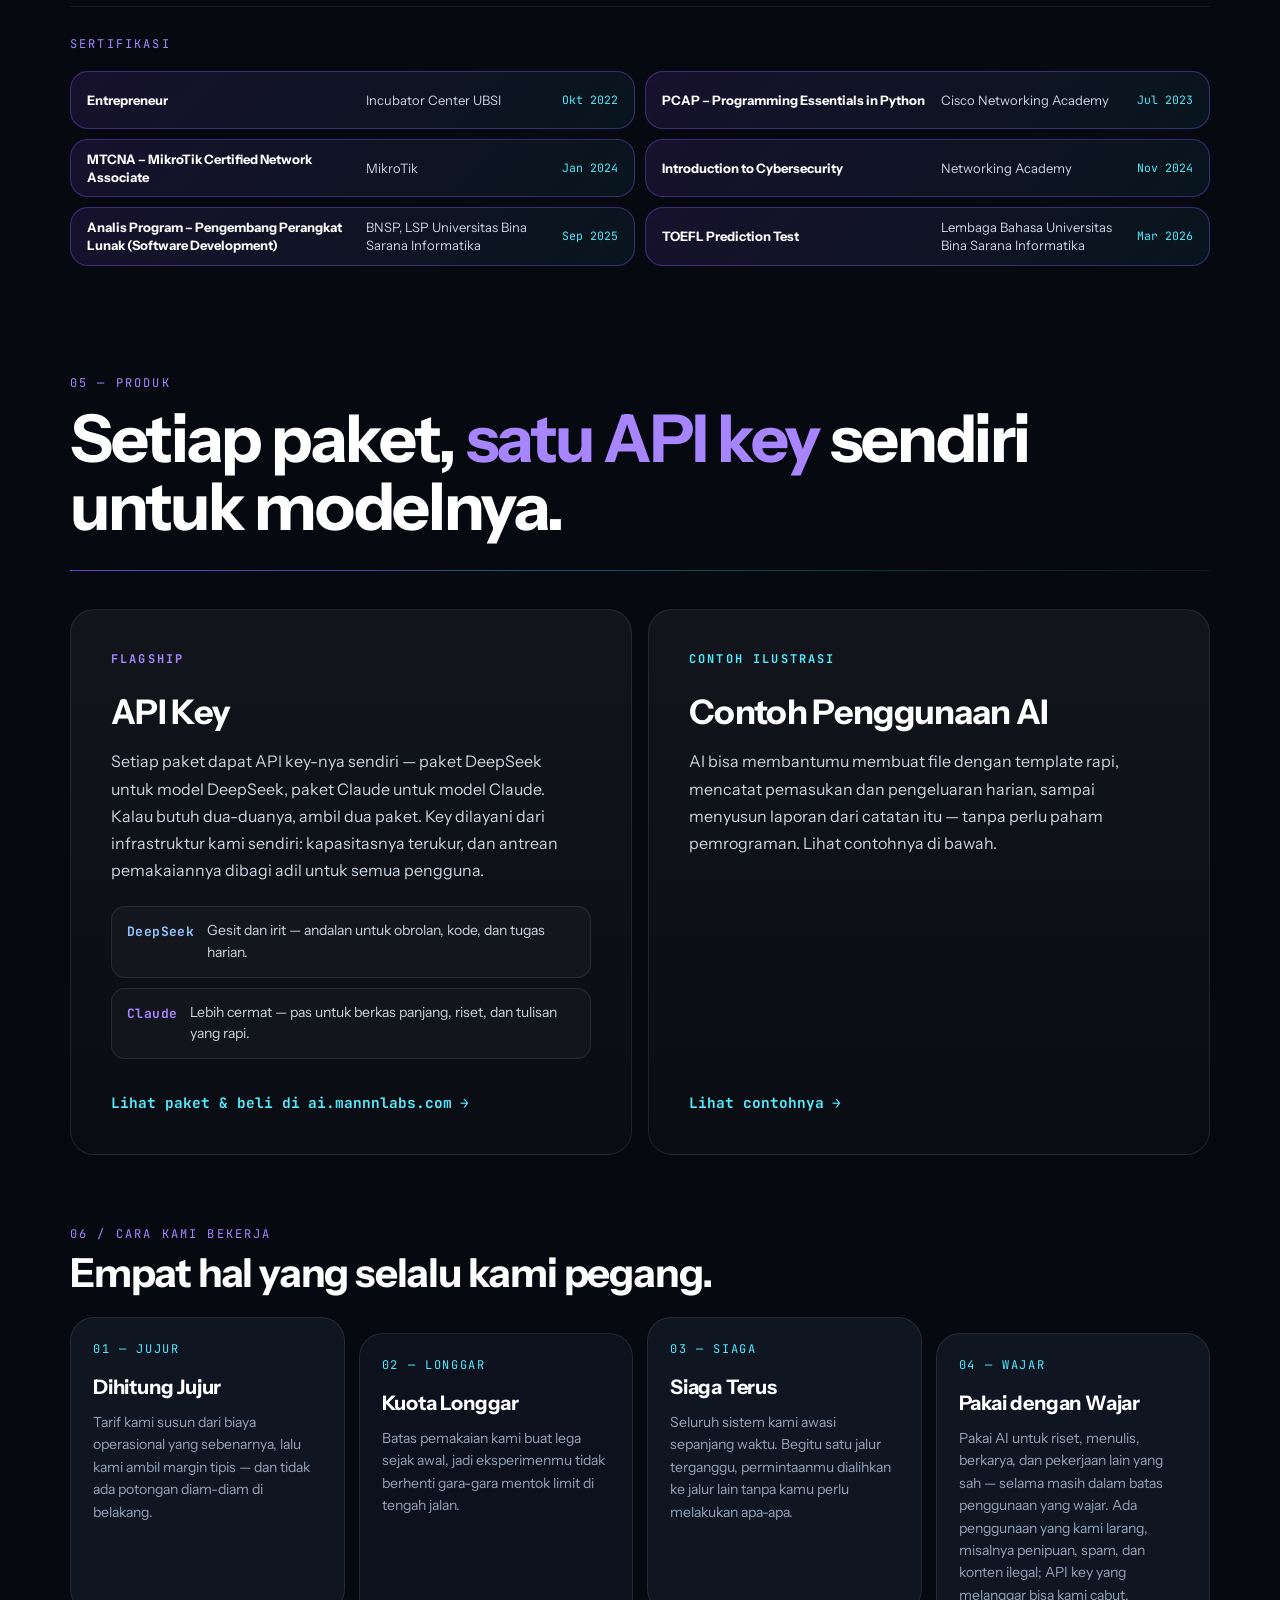
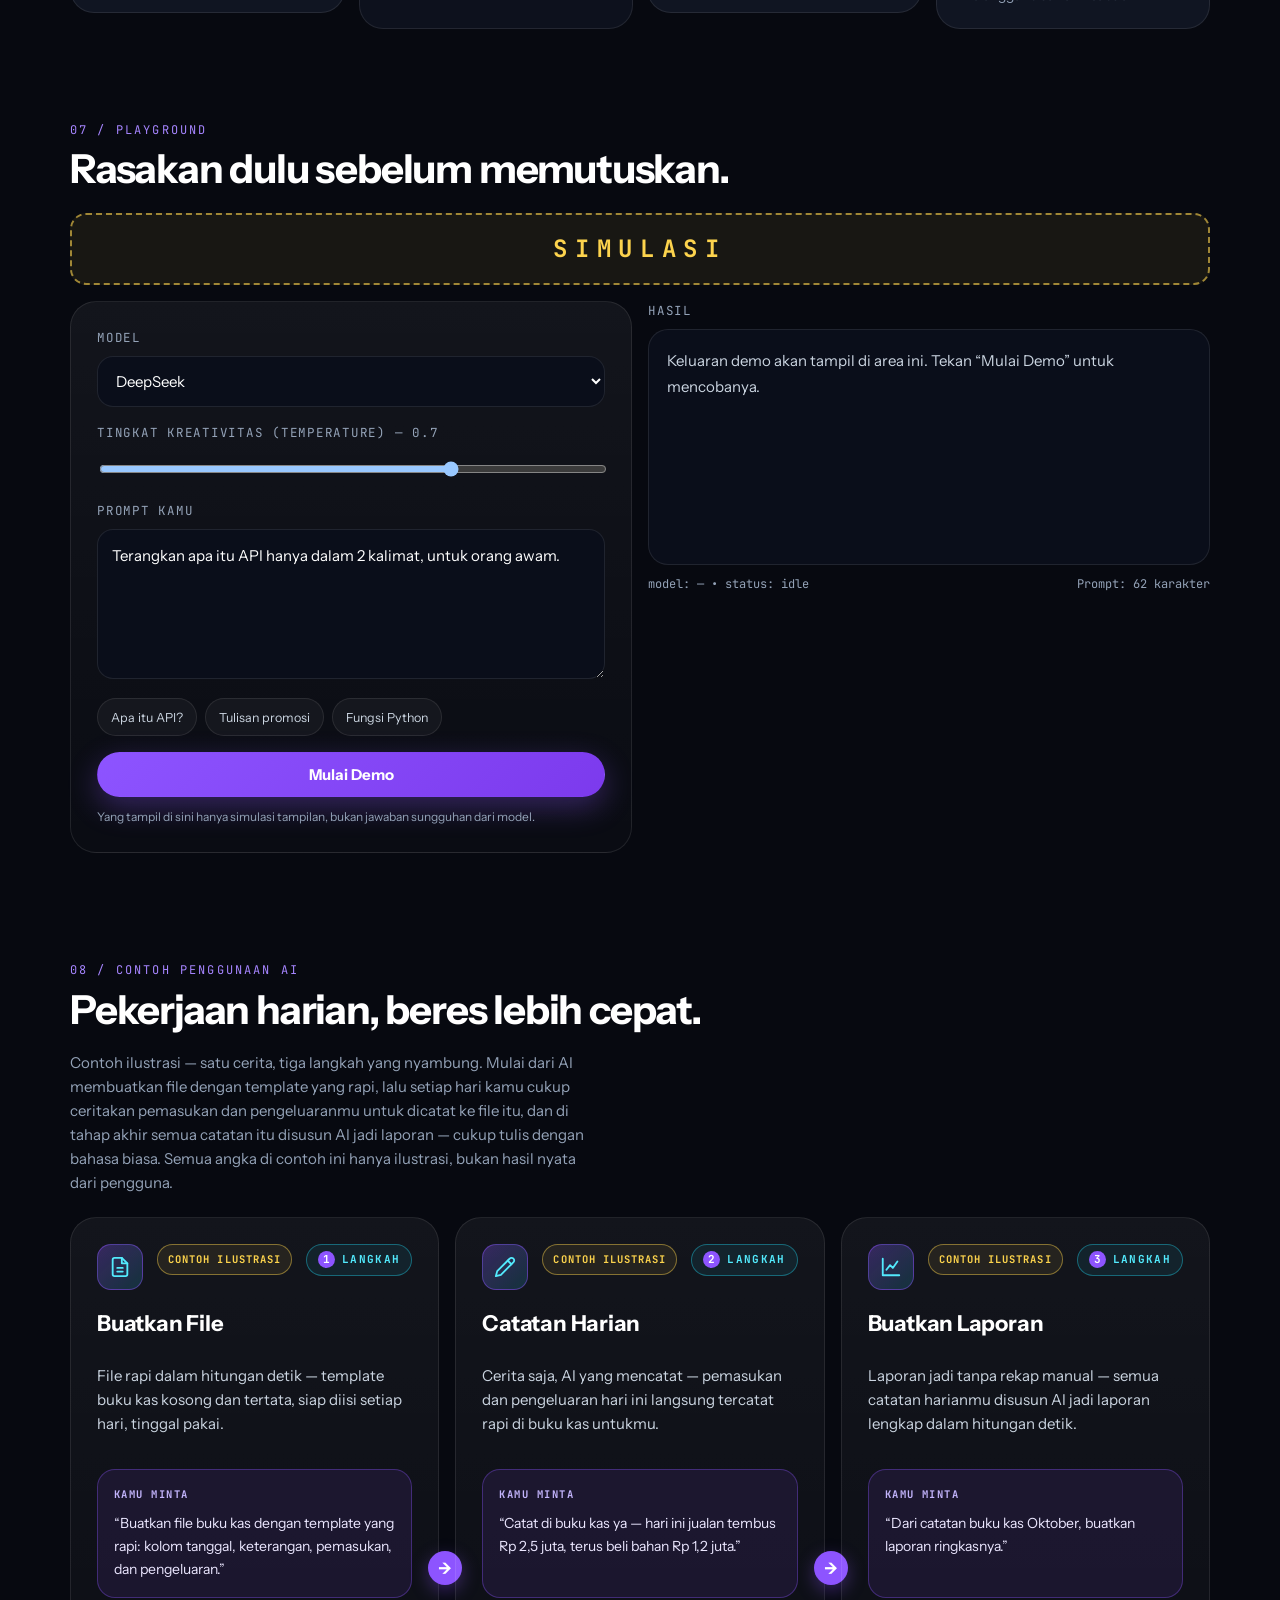
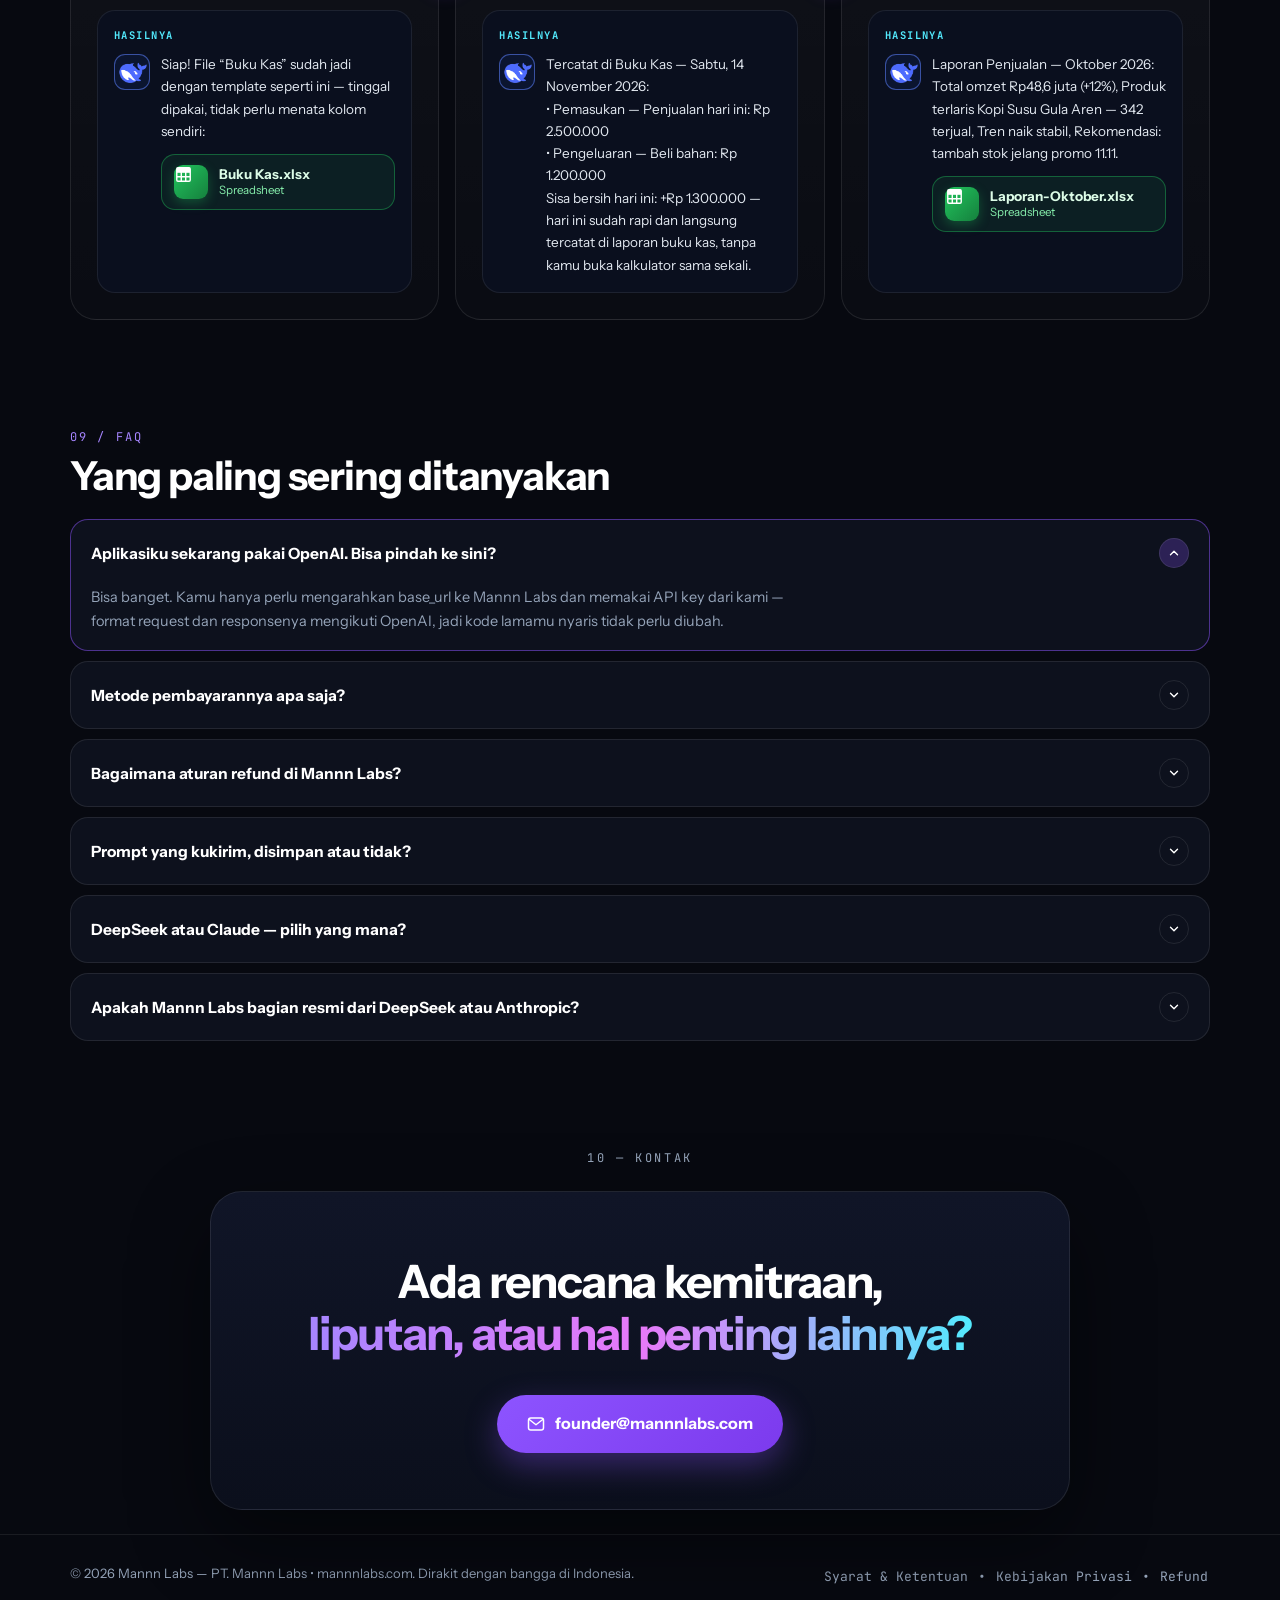
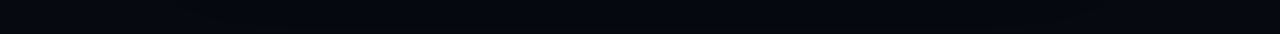
<file: mannnlabs-com/index.html>
<!doctype html>
<html lang="id">
<head>
<meta charset="utf-8"/>
<meta name="viewport" content="width=device-width, initial-scale=1, viewport-fit=cover"/>
<meta name="color-scheme" content="dark"/>
<link rel="icon" href="data:,">
<title>Mannn Labs API AI — Akses API AI Terjangkau</title>
<link rel="preconnect" href="https://fonts.googleapis.com">
<link rel="preconnect" href="https://fonts.gstatic.com" crossorigin>
<link href="https://fonts.googleapis.com/css2?family=Instrument+Sans:ital,wght@0,400..700;1,400..700&family=JetBrains+Mono:wght@400;500;700&display=swap" rel="stylesheet">
<link rel="stylesheet" href="styles.css">
</head>
<body>
<div class="cosmos"></div><div class="gridbg"></div><div class="stars"></div>

<header id="siteHeader"><div class="wrap">
  <div class="nav">
    <a class="logo" href="#top"><span>Mannn Labs<small>MANNN LABS • API AI</small></span></a>
    <nav class="navlinks" aria-label="Utama" data-i18n-aria="navAria">
      <a href="#tentang" data-i18n="navTentang">Tentang</a><a href="#legalitas" data-i18n="navLegal">Legalitas</a><a href="#traksi" data-i18n="navTraksi">Traksi</a><a href="#owner" data-i18n="navOwner">Owner</a><a href="#produk" data-i18n="navProduk">Produk</a><a href="#kontak" data-i18n="navKontak">Kontak</a>
    </nav>
    <div class="navRight">
      <div class="langToggle" role="group" aria-label="Language / Bahasa" data-i18n-aria="langAria">
        <button id="langId" class="active" type="button">ID</button><button id="langEn" type="button">EN</button>
      </div>
      <a class="aiPill navCta" href="https://ai.mannnlabs.com"><span class="aiDot"></span>ai.mannnlabs.com<span class="arr" aria-hidden="true">↗</span></a>
      <button class="menuBtn" id="menuBtn" type="button" aria-label="Menu" aria-expanded="false"><svg width="20" height="20" viewBox="0 0 24 24" fill="none" stroke="currentColor" stroke-width="2" stroke-linecap="round"><path d="M4 7h16M4 12h16M4 17h16"/></svg></button>
    </div>
  </div>
  <nav class="mobileMenu" id="mobileMenu" aria-label="Menu mobile">
    <a class="mobileAi" href="https://ai.mannnlabs.com"><span class="aiDot"></span>ai.mannnlabs.com<span class="arr" aria-hidden="true">↗</span></a>
    <a href="#tentang" data-i18n="navTentang">Tentang</a><a href="#legalitas" data-i18n="navLegal">Legalitas</a><a href="#traksi" data-i18n="navTraksi">Traksi</a><a href="#owner" data-i18n="navOwner">Owner</a><a href="#produk" data-i18n="navProduk">Produk</a><a href="#playground">Playground</a><a href="#kontak" data-i18n="navKontak">Kontak</a>
  </nav>
</div></header>

<main id="top" class="wrap">
  <!-- HERO -->
  <div class="hero">
    <div class="reveal in">
      <div class="wordmark">Mannn <span>Labs</span></div>
      <div class="eyebrow"><span class="dot"></span> <span data-i18n="heroEyebrow">AKSES AI TANPA RIBET</span></div>
      <h1><span data-i18n="heroH1a">Pakai AI canggih,</span> <span class="grad" data-i18n="heroH1b">tanpa bikin kantong jebol.</span></h1>
      <p class="lead" data-i18n="heroLead">Setiap paket dapat satu API key sendiri — key DeepSeek untuk model DeepSeek, key Claude untuk model Claude. Pilih paketnya, bayar lewat QRIS, Virtual Account, atau e-wallet, dan API key langsung dikirim ke emailmu. Butuh dua model? Ambil dua paket.</p>
      <div class="heroCtas">
        <a href="#playground" class="btn btnPrimary" data-i18n="heroCta1">Lihat Playground</a>
        <a href="https://ai.mannnlabs.com" class="btn btnGhost" data-i18n="heroCta2">Cek Harga Dulu</a>
      </div>
      <div class="heroMeta">
        <span class="pill"><i></i><span data-i18n="pill1">Jawaban kilat</span></span>
        <span class="pill"><i></i><span data-i18n="pill3">Format OpenAI</span></span>
        <span class="pill"><i></i><span data-i18n="pill4">Dukungan dua bahasa</span></span>
      </div>
    </div>
    <div class="reveal in d1">
      <div class="modelRow">
        <div class="miniCard"><div style="display:flex;justify-content:space-between;gap:10px"><h4>DeepSeek</h4><span class="statusOn">● Available</span></div><p data-i18n="miniDeepseek">Harganya ringan, gesit di jawaban. Andalan untuk obrolan, kode, dan pekerjaan sehari-hari.</p></div>
        <div class="miniCard"><div style="display:flex;justify-content:space-between;gap:10px"><h4>Claude</h4><span class="statusOn">● Available</span></div><p data-i18n="miniClaude">Lebih cermat membaca konteks. Pas untuk berkas panjang dan tulisan yang rapi.</p></div>
      </div>
    </div>
  </div>

  <!-- TENTANG -->
  <section id="tentang">
    <div class="secHead reveal"><div><div class="secLabel" data-i18n="tentangLabel">01 / Tentang</div><h2 data-i18n="tentangH2">AI yang bagus seharusnya terjangkau — dan dipakai dengan wajar.</h2></div></div>
    <article class="card reveal">
      <h3 data-i18n="tentangCardH">Tentang Mannn Labs</h3>
      <p id="aboutMain" data-i18n="aboutMain">PT Mannn Labs adalah perusahaan teknologi yang lahir dari niat membantu manusia memakai AI yang bagus, nyata, dan terjangkau — semua produknya diuji dulu di ruang riset kami sebelum sampai ke tangan pelanggan.</p>
      <p data-i18n="tentangP2">Ditangani langsung oleh pemiliknya: server, produk, sampai urusan bantuan pelanggan.</p>
      <div class="stack" style="margin-top:16px"><span>vLLM</span><span>LiteLLM</span><span>Python</span><span>Linux</span><span>Cloudflare</span><span>Docker</span></div>
    </article>
  </section>

  <!-- LEGALITAS -->
  <section id="legalitas">
    <div class="secHead reveal"><div><div class="secLabel" data-i18n="legalLabel">02 / Legalitas</div><h2 data-i18n="legalH2">Bisnis yang jelas statusnya.</h2></div></div>
    <div class="legalGrid">
      <article class="card legalCard reveal">
        <h3 class="legalTitle">PT Mannn Labs</h3>
        <p class="legalMono" data-i18n="legalMono">PT Perorangan — Terdaftar Resmi</p>
        <p class="legalPara" data-i18n="legalPara">Mannn Labs adalah brand dari PT Mannn Labs, badan usaha perseroan perorangan yang terdaftar resmi di Indonesia. Status tiap dokumen kami tampilkan apa adanya.</p>
        <div class="docList">
          <div class="docRow"><b data-i18n="badge1">NIB Perorangan</b><span class="docStatus green" data-i18n="statusIssued">TERDAFTAR</span></div>
          <div class="docRow"><b>NIB PT</b><span class="docStatus green" data-i18n="statusIssued">TERDAFTAR</span></div>
          <div class="docRow"><b data-i18n="badge3">NPWP Individu</b><span class="docStatus green" data-i18n="statusIssued">TERDAFTAR</span></div>
          <div class="docRow"><b data-i18n="badge4">NPWP PT</b><span class="docStatus green" data-i18n="statusIssued">TERDAFTAR</span></div>
        </div>
      </article>
      <aside class="quoteCard reveal d1">
        <p class="quoteBig" data-i18n="legalQuote">“Infrastruktur yang baik tidak selalu terlihat, tetapi dampaknya selalu terasa.”</p>
        <p class="quoteNote" data-i18n="legalQuoteNote">Nomor dokumen kami simpan rapat — tapi siap dicek lewat jalur resmi.</p>
      </aside>
    </div>
  </section>

  <!-- TRAKSI -->
  <section id="traksi">
    <div class="secHead reveal"><div><div class="secLabel" data-i18n="traksiLabel">03 / Traksi</div></div></div>
    <article class="card reveal d1">
      <h3 data-i18n="statusH">Kondisi Sistem</h3>
      <p style="font-size:13.5px" data-i18n="statusP">Kami tidak tertarik memoles angka. Yang kami tampilkan adalah target yang sungguh-sungguh kami pegang setiap hari:</p>
      <div class="metrics">
        <div class="metric"><div class="metricTop"><b class="metricValue count" style="color:var(--cyan2)" data-count="99.9" data-dec="1" data-prefix="" data-suffix="%">99,9%</b><span class="targetTag" data-i18n="targetTag">TARGET</span></div><span data-i18n="m1">Sasaran aktif per bulan</span></div>
        <div class="metric"><div class="metricTop"><b class="metricValue count" data-count="800" data-dec="0" data-prefix="&lt;" data-suffix=" ms">&lt;800 ms</b><span class="targetTag" data-i18n="targetTag">TARGET</span></div><span data-i18n="m2">Sasaran kecepatan respon</span></div>
        <div class="metric"><b class="metricValue count" data-count="24" data-dec="0" data-prefix="" data-suffix="/7">24/7</b><span data-i18n="m3">Pengawasan tanpa henti</span></div>
        <div class="metric"><b class="metricValue" data-i18n="m4v">2</b><span data-i18n="m4">Model pilihan — DeepSeek &amp; Claude</span></div>
      </div>
    </article>
  </section>

  <!-- OWNER -->
  <section id="owner">
    <div class="reveal">
      <div class="secLabel" data-i18n="ownerLabel">04 / Owner</div>
      <h2 class="ownerBig"><span data-i18n="ownerH2a">Ini</span> <span class="accent" data-i18n="ownerH2b">yang punya.</span></h2>
      <div class="ownerRule"></div>
    </div>
    <div class="ownerGrid">
      <div class="reveal">
        <h3 class="ownerNameBig">Firman Aji, S.Kom.</h3>
        <p class="ownerRole"><strong>Founder</strong> — Mannn Labs</p>
        <p class="ownerEduLine" data-i18n="ownerEdu">Lulusan S1 Teknologi Informasi, Universitas Bina Sarana Informatika (BSI)</p>
        <p class="ownerBioP" data-i18n="ownerBio">Saya merancang, membangun, dan mengoperasikan Mannn Labs seorang diri — dari server dan serving model sampai menjawab pertanyaan pengguna. Tidak ada perantara dan tidak ada nama samaran: kalau ada yang perlu diperbaiki, saya sendiri yang memperbaikinya.</p>
        <a class="btn btnGhost ownerPortfolio" href="https://firmanaji.my.id/" target="_blank" rel="noopener"><span data-i18n="ownerPortfolio">Portofolio</span><span aria-hidden="true">↗</span></a>
      </div>
      <div class="reveal d1">
        <div class="sideBlock">
          <div class="secLabel" data-i18n="respLabel">Tanggung Jawab</div>
          <ul class="feat">
            <li data-i18n="own1">Merancang &amp; membangun Mannn Labs</li>
            <li data-i18n="own2">Mengoperasikan server &amp; layanan</li>
            <li data-i18n="own3">Menjawab pertanyaan pengguna</li>
          </ul>
        </div>
        <div class="sideBlock">
          <div class="secLabel" data-i18n="opsLabel">Operasional</div>
          <p class="opsStack">vLLM · LiteLLM · Linux · Cloudflare · Python · Docker</p>
        </div>
      </div>
    </div>
    <div class="certFull reveal">
      <div class="secLabel" data-i18n="certLabel">Sertifikasi</div>
      <div class="certChips">
        <span class="certChip"><b>Entrepreneur</b><span class="iss">Incubator Center UBSI</span><span class="date" data-i18n="certD1">Okt 2022</span></span>
        <span class="certChip"><b>PCAP – Programming Essentials in Python</b><span class="iss">Cisco Networking Academy</span><span class="date" data-i18n="certD2">Jul 2023</span></span>
        <span class="certChip"><b>MTCNA – MikroTik Certified Network Associate</b><span class="iss">MikroTik</span><span class="date" data-i18n="certD3">Jan 2024</span></span>
        <span class="certChip"><b>Introduction to Cybersecurity</b><span class="iss">Networking Academy</span><span class="date" data-i18n="certD4">Nov 2024</span></span>
        <span class="certChip"><b data-i18n="certN5">Analis Program – Pengembang Perangkat Lunak (Software Development)</b><span class="iss">BNSP, LSP Universitas Bina Sarana Informatika</span><span class="date" data-i18n="certD5">Sep 2025</span></span>
        <span class="certChip"><b>TOEFL Prediction Test</b><span class="iss">Lembaga Bahasa Universitas Bina Sarana Informatika</span><span class="date" data-i18n="certD6">Mar 2026</span></span>
      </div>
    </div>
  </section>

  <!-- PRODUK -->
  <section id="produk">
    <div class="reveal">
      <div class="secLabel" data-i18n="produkLabel">05 — PRODUK</div>
      <h2 class="prodBig"><span data-i18n="produkH2a">Setiap paket,</span> <span class="accent" data-i18n="produkH2b">satu API key</span> <span data-i18n="produkH2c">sendiri</span><br><span data-i18n="produkH2d">untuk modelnya.</span></h2>
      <div class="prodRule"></div>
    </div>
    <div class="prodCards">
      <article class="prodCard reveal">
        <div class="prodCardLabel" data-i18n="prod1tag">FLAGSHIP</div>
        <h3 data-i18n="prod1h">API Key</h3>
        <p data-i18n="prod1p">Setiap paket dapat API key-nya sendiri — paket DeepSeek untuk model DeepSeek, paket Claude untuk model Claude. Kalau butuh dua-duanya, ambil dua paket. Key dilayani dari infrastruktur kami sendiri: kapasitasnya terukur, dan antrean pemakaiannya dibagi adil untuk semua pengguna.</p>
        <div class="prodModels">
          <div class="prodModel ds"><b>DeepSeek</b><span data-i18n="prod1ds">Gesit dan irit — andalan untuk obrolan, kode, dan tugas harian.</span></div>
          <div class="prodModel cl"><b>Claude</b><span data-i18n="prod1cl">Lebih cermat — pas untuk berkas panjang, riset, dan tulisan yang rapi.</span></div>
        </div>
        <a class="prodLink" href="https://ai.mannnlabs.com"><span data-i18n="prod1link">Lihat paket &amp; beli di</span> ai.mannnlabs.com <span aria-hidden="true">→</span></a>
      </article>
      <article class="prodCard reveal d1">
        <div class="prodCardLabel cyan" data-i18n="prod2tag">CONTOH ILUSTRASI</div>
        <h3 data-i18n="prod2h">Contoh Penggunaan AI</h3>
        <p data-i18n="prod2p">AI bisa membantumu membuat file dengan template rapi, mencatat pemasukan dan pengeluaran harian, sampai menyusun laporan dari catatan itu — tanpa perlu paham pemrograman. Lihat contohnya di bawah.</p>
        <a class="prodLink" href="#contoh"><span data-i18n="prod2link">Lihat contohnya</span> <span aria-hidden="true">→</span></a>
      </article>
    </div>
  </section>

  <!-- PRINSIP -->
  <section id="prinsip" style="padding-top:16px">
    <div class="secHead reveal"><div><div class="secLabel" data-i18n="prinsipLabel">06 / Cara Kami Bekerja</div><h2 data-i18n="prinsipH2">Empat hal yang selalu kami pegang.</h2></div></div>
    <div class="principles">
      <article class="principle reveal"><div class="num">01 — <span data-i18n="p1num">JUJUR</span></div><h3 data-i18n="p1h">Dihitung Jujur</h3><p data-i18n="p1p">Tarif kami susun dari biaya operasional yang sebenarnya, lalu kami ambil margin tipis — dan tidak ada potongan diam-diam di belakang.</p></article>
      <article class="principle reveal d1"><div class="num">02 — <span data-i18n="p2num">LONGGAR</span></div><h3 data-i18n="p2h">Kuota Longgar</h3><p data-i18n="p2p">Batas pemakaian kami buat lega sejak awal, jadi eksperimenmu tidak berhenti gara-gara mentok limit di tengah jalan.</p></article>
      <article class="principle reveal d2"><div class="num">03 — <span data-i18n="p3num">SIAGA</span></div><h3 data-i18n="p3h">Siaga Terus</h3><p data-i18n="p3p">Seluruh sistem kami awasi sepanjang waktu. Begitu satu jalur terganggu, permintaanmu dialihkan ke jalur lain tanpa kamu perlu melakukan apa-apa.</p></article>
      <article class="principle reveal d3"><div class="num">04 — <span data-i18n="p4num">WAJAR</span></div><h3 data-i18n="p4h">Pakai dengan Wajar</h3><p data-i18n="p4p">Pakai AI untuk riset, menulis, berkarya, dan pekerjaan lain yang sah — selama masih dalam batas penggunaan yang wajar. Ada penggunaan yang kami larang, misalnya penipuan, spam, dan konten ilegal; API key yang melanggar bisa kami cabut.</p></article>
    </div>
  </section>

  <!-- PLAYGROUND -->
  <section id="playground">
    <div class="secHead reveal"><div><div class="secLabel">07 / Playground</div><h2 data-i18n="playH2">Rasakan dulu sebelum memutuskan.</h2></div></div>
    <div class="simBadge reveal" role="note"><span data-i18n="simBadge">SIMULASI</span></div>
    <div class="play">
      <div class="card reveal">
        <label for="modelSel">Model</label>
        <select id="modelSel"><option value="deepseek">DeepSeek</option><option value="claude">Claude</option></select>
        <label for="tempRange" style="margin-top:16px"><span data-i18n="tempLabel">Tingkat kreativitas (temperature)</span> — <span id="tempVal">0.7</span></label>
        <input type="range" id="tempRange" min="0" max="1" step="0.1" value="0.7" style="padding:0;min-height:32px">
        <label for="promptInput" style="margin-top:8px" data-i18n="promptLabel">Prompt Kamu</label>
        <textarea id="promptInput" rows="5" data-i18n-ph="promptPh" placeholder="Misalnya: tuliskan deskripsi menarik untuk brand sepatu online...">Terangkan apa itu API hanya dalam 2 kalimat, untuk orang awam.</textarea>
        <div class="chips">
          <button class="chip" type="button" data-chip="Terangkan apa itu API hanya dalam 2 kalimat, untuk orang awam." data-i18n="chip1">Apa itu API?</button>
          <button class="chip" type="button" data-chip="Buatkan tulisan promosi Instagram untuk es kopi susu gula aren." data-i18n="chip2">Tulisan promosi</button>
          <button class="chip" type="button" data-chip="Buatkan fungsi Python untuk memeriksa apakah sebuah email valid." data-i18n="chip3">Fungsi Python</button>
        </div>
        <button class="btn btnPrimary" id="runBtn" type="button" style="width:100%;margin-top:16px" data-i18n="runBtn">Mulai Demo</button>
        <p style="font-size:12px;color:var(--muted2);margin:10px 0 0" data-i18n="playNote">Yang tampil di sini hanya simulasi tampilan, bukan jawaban sungguhan dari model.</p>
      </div>
      <div class="reveal d1">
        <label data-i18n="outLabel">Hasil</label>
        <div class="output" id="outputBox">Keluaran demo akan tampil di area ini. Tekan “Mulai Demo” untuk mencobanya.</div>
        <div class="playMeta"><span id="outMeta">model: — • status: idle</span><span id="charCount">Prompt: 0 karakter</span></div>
      </div>
    </div>
  </section>

  <!-- CONTOH PENGGUNAAN AI -->
  <section id="contoh">
    <div class="secHead reveal"><div><div class="secLabel" data-i18n="useLabel">08 / Contoh Penggunaan AI</div><h2 data-i18n="useH2">Pekerjaan harian, beres lebih cepat.</h2></div><p class="secDesc" data-i18n="useDesc">Contoh ilustrasi — satu cerita, tiga langkah yang nyambung. Mulai dari AI membuatkan file dengan template yang rapi, lalu setiap hari kamu cukup ceritakan pemasukan dan pengeluaranmu untuk dicatat ke file itu, dan di tahap akhir semua catatan itu disusun AI jadi laporan — cukup tulis dengan bahasa biasa. Semua angka di contoh ini hanya ilustrasi, bukan hasil nyata dari pengguna.</p></div>
    <div class="useGrid">
      <article class="card useCard reveal">
        <div class="useTop"><div class="useIcon"><svg viewBox="0 0 24 24" fill="none" stroke="currentColor" stroke-width="2" stroke-linecap="round" stroke-linejoin="round"><path d="M14 2H6a2 2 0 0 0-2 2v16a2 2 0 0 0 2 2h12a2 2 0 0 0 2-2V8z"/><path d="M14 2v6h6"/><path d="M9 13h6"/><path d="M9 17h6"/></svg></div><span class="illusTag" data-i18n="useIllus">Contoh ilustrasi</span><span class="useStep"><b>1</b><span data-i18n="useStepLbl">Langkah</span></span></div>
        <h3 data-i18n="use1h">Buatkan File</h3>
        <p class="useIntro" data-i18n="use1p">File rapi dalam hitungan detik — template buku kas kosong dan tertata, siap diisi setiap hari, tinggal pakai.</p>
        <div class="useAskBox"><span class="useLbl useLblAsk" data-i18n="useAskLbl">Kamu Minta</span><p data-i18n="use1ask">“Buatkan file buku kas dengan template yang rapi: kolom tanggal, keterangan, pemasukan, dan pengeluaran.”</p></div>
        <div class="useOutBox"><span class="useLbl useLblOut" data-i18n="useOutLbl">Hasilnya</span><div class="aiRow"><img class="whaleAvatar" src="[data-uri]" alt="DeepSeek" width="36" height="36"><div class="aiBody"><p data-i18n="use1out">Siap! File “Buku Kas” sudah jadi dengan template seperti ini — tinggal dipakai, tidak perlu menata kolom sendiri:</p><div class="fileChip"><span class="fileChipIcon" aria-hidden="true"><svg viewBox="0 0 24 24"><path d="M5 3.5h14A1.5 1.5 0 0 1 20.5 5v14a1.5 1.5 0 0 1-1.5 1.5H5A1.5 1.5 0 0 1 3.5 19V5A1.5 1.5 0 0 1 5 3.5z" fill="none" stroke="#fff" stroke-width="1.8"/><path d="M3.5 9h17M3.5 14.8h17M9.2 9v11.5M14.8 9v11.5" fill="none" stroke="#fff" stroke-width="1.8"/><path d="M3.5 5A1.5 1.5 0 0 1 5 3.5h14a1.5 1.5 0 0 1 1.5 1.5v4h-17z" fill="#fff"/></svg></span><div><b data-i18n="use1file">Buku Kas.xlsx</b><span>Spreadsheet</span></div></div></div></div></div>
      </article>
      <article class="card useCard reveal d1">
        <div class="useTop"><div class="useIcon"><svg viewBox="0 0 24 24" fill="none" stroke="currentColor" stroke-width="2" stroke-linecap="round" stroke-linejoin="round"><path d="M17 3a2.85 2.83 0 1 1 4 4L7.5 20.5 2 22l1.5-5.5Z"/><path d="m15 5 4 4"/></svg></div><span class="illusTag" data-i18n="useIllus">Contoh ilustrasi</span><span class="useStep"><b>2</b><span data-i18n="useStepLbl">Langkah</span></span></div>
        <h3 data-i18n="use2h">Catatan Harian</h3>
        <p class="useIntro" data-i18n="use2p">Cerita saja, AI yang mencatat — pemasukan dan pengeluaran hari ini langsung tercatat rapi di buku kas untukmu.</p>
        <div class="useAskBox"><span class="useLbl useLblAsk" data-i18n="useAskLbl">Kamu Minta</span><p data-i18n="use2ask">“Catat di buku kas ya — hari ini jualan tembus Rp 2,5 juta, terus beli bahan Rp 1,2 juta.”</p></div>
        <div class="useOutBox"><span class="useLbl useLblOut" data-i18n="useOutLbl">Hasilnya</span><div class="aiRow"><img class="whaleAvatar" src="[data-uri]" alt="DeepSeek" width="36" height="36"><div class="aiBody"><p data-i18n="use2out">Tercatat di Buku Kas — Sabtu, 14 November 2026:
• Pemasukan — Penjualan hari ini: Rp 2.500.000
• Pengeluaran — Beli bahan: Rp 1.200.000
Sisa bersih hari ini: +Rp 1.300.000 — hari ini sudah rapi dan langsung tercatat di laporan buku kas, tanpa kamu buka kalkulator sama sekali.</p></div></div></div>
      </article>
      <article class="card useCard reveal d2">
        <div class="useTop"><div class="useIcon"><svg viewBox="0 0 24 24" fill="none" stroke="currentColor" stroke-width="2" stroke-linecap="round" stroke-linejoin="round"><path d="M3 3v18h18"/><path d="m7 15 4-5 3 3 5-7"/></svg></div><span class="illusTag" data-i18n="useIllus">Contoh ilustrasi</span><span class="useStep"><b>3</b><span data-i18n="useStepLbl">Langkah</span></span></div>
        <h3 data-i18n="use3h">Buatkan Laporan</h3>
        <p class="useIntro" data-i18n="use3p">Laporan jadi tanpa rekap manual — semua catatan harianmu disusun AI jadi laporan lengkap dalam hitungan detik.</p>
        <div class="useAskBox"><span class="useLbl useLblAsk" data-i18n="useAskLbl">Kamu Minta</span><p data-i18n="use3ask">“Dari catatan buku kas Oktober, buatkan laporan ringkasnya.”</p></div>
        <div class="useOutBox"><span class="useLbl useLblOut" data-i18n="useOutLbl">Hasilnya</span><div class="aiRow"><img class="whaleAvatar" src="[data-uri]" alt="DeepSeek" width="36" height="36"><div class="aiBody"><p data-i18n="use3out">Laporan Penjualan — Oktober 2026: Total omzet Rp48,6 juta (+12%), Produk terlaris Kopi Susu Gula Aren — 342 terjual, Tren naik stabil, Rekomendasi: tambah stok jelang promo 11.11.</p><div class="fileChip"><span class="fileChipIcon" aria-hidden="true"><svg viewBox="0 0 24 24"><path d="M5 3.5h14A1.5 1.5 0 0 1 20.5 5v14a1.5 1.5 0 0 1-1.5 1.5H5A1.5 1.5 0 0 1 3.5 19V5A1.5 1.5 0 0 1 5 3.5z" fill="none" stroke="#fff" stroke-width="1.8"/><path d="M3.5 9h17M3.5 14.8h17M9.2 9v11.5M14.8 9v11.5" fill="none" stroke="#fff" stroke-width="1.8"/><path d="M3.5 5A1.5 1.5 0 0 1 5 3.5h14a1.5 1.5 0 0 1 1.5 1.5v4h-17z" fill="#fff"/></svg></span><div><b data-i18n="use3file">Laporan-Oktober.xlsx</b><span>Spreadsheet</span></div></div></div></div></div>
        </div>
      </article>
    </div>
  </section>

  <!-- FAQ: single-open accordion -->
  <section id="faq">
    <div class="secHead reveal"><div><div class="secLabel">09 / FAQ</div><h2 data-i18n="faqH2">Yang paling sering ditanyakan</h2></div></div>
    <div class="faqList reveal">
      <div class="faqItem open">
        <button class="faqQ" type="button" aria-expanded="true"><span data-i18n="q1">Aplikasiku sekarang pakai OpenAI. Bisa pindah ke sini?</span><span class="chev"><svg viewBox="0 0 24 24" fill="none" stroke="currentColor" stroke-width="2.4" stroke-linecap="round" stroke-linejoin="round"><path d="m6 9 6 6 6-6"/></svg></span></button>
        <div class="faqA"><p data-i18n="a1">Bisa banget. Kamu hanya perlu mengarahkan base_url ke Mannn Labs dan memakai API key dari kami — format request dan responsenya mengikuti OpenAI, jadi kode lamamu nyaris tidak perlu diubah.</p></div>
      </div>
      <div class="faqItem">
        <button class="faqQ" type="button" aria-expanded="false"><span data-i18n="q2">Metode pembayarannya apa saja?</span><span class="chev"><svg viewBox="0 0 24 24" fill="none" stroke="currentColor" stroke-width="2.4" stroke-linecap="round" stroke-linejoin="round"><path d="m6 9 6 6 6-6"/></svg></span></button>
        <div class="faqA"><p data-i18n="a2">Bayar per paket lewat QRIS, Virtual Account, maupun e-wallet. Begitu pembayaran terkonfirmasi, API key paketmu langsung dikirim ke email. Paket DeepSeek berlaku 1 minggu dan paket Claude berlaku 7 hari; setelah masa berlakunya habis, paket hangus dan tidak ada sisa yang diteruskan ke paket berikutnya (tanpa rollover).</p></div>
      </div>
      <div class="faqItem">
        <button class="faqQ" type="button" aria-expanded="false"><span data-i18n="q3">Bagaimana aturan refund di Mannn Labs?</span><span class="chev"><svg viewBox="0 0 24 24" fill="none" stroke="currentColor" stroke-width="2.4" stroke-linecap="round" stroke-linejoin="round"><path d="m6 9 6 6 6-6"/></svg></span></button>
        <div class="faqA"><p data-i18n="a3">Refund 100% kalau API key tidak bisa dipakai karena kesalahan dari sisi kami, diajukan maksimal 7 hari setelah pembayaran.</p></div>
      </div>
      <div class="faqItem">
        <button class="faqQ" type="button" aria-expanded="false"><span data-i18n="q4">Prompt yang kukirim, disimpan atau tidak?</span><span class="chev"><svg viewBox="0 0 24 24" fill="none" stroke="currentColor" stroke-width="2.4" stroke-linecap="round" stroke-linejoin="round"><path d="m6 9 6 6 6-6"/></svg></span></button>
        <div class="faqA"><p data-i18n="a4">Sistem mencatat log sebatas untuk keperluan tagihan dan keamanan. Prompt kamu diteruskan ke penyedia model (DeepSeek / Anthropic) supaya bisa dijawab, dan pembayaran diproses pihak ketiga lewat QRIS, Virtual Account, atau e-wallet. Kami tidak menjual data kamu ke pihak lain untuk iklan, dan kami tidak memakai prompt kamu untuk melatih model.</p></div>
      </div>
      <div class="faqItem">
        <button class="faqQ" type="button" aria-expanded="false"><span data-i18n="q5">DeepSeek atau Claude — pilih yang mana?</span><span class="chev"><svg viewBox="0 0 24 24" fill="none" stroke="currentColor" stroke-width="2.4" stroke-linecap="round" stroke-linejoin="round"><path d="m6 9 6 6 6-6"/></svg></span></button>
        <div class="faqA"><p data-i18n="a5">Pilih DeepSeek kalau kamu butuh jawaban gesit dan irit untuk obrolan, kode, dan tugas harian. Pilih Claude kalau pekerjaanmu banyak berkutat dengan berkas panjang, riset, dan naskah. Masing-masing punya API key sendiri — kalau butuh dua-duanya, beli dua paket: satu paket DeepSeek dan satu paket Claude.</p></div>
      </div>
      <div class="faqItem">
        <button class="faqQ" type="button" aria-expanded="false"><span data-i18n="q6">Apakah Mannn Labs bagian resmi dari DeepSeek atau Anthropic?</span><span class="chev"><svg viewBox="0 0 24 24" fill="none" stroke="currentColor" stroke-width="2.4" stroke-linecap="round" stroke-linejoin="round"><path d="m6 9 6 6 6-6"/></svg></span></button>
        <div class="faqA"><p data-i18n="a6">Bukan. Mannn Labs adalah penyedia akses API independen — kami bukan afiliasi resmi, anak perusahaan, atau mitra resmi DeepSeek maupun Anthropic (pembuat Claude). Nama DeepSeek dan Claude kami sebut hanya untuk menjelaskan model yang bisa kamu akses lewat layanan kami.</p></div>
      </div>
    </div>
  </section>

  <!-- KONTAK -->
  <section id="kontak" style="padding-bottom:24px">
    <div class="contactWrap reveal">
      <div class="contactLabel">10 — <span data-i18n="navKontak">Kontak</span></div>
      <div class="contactCard">
        <h2><span data-i18n="kontakH2a">Ada rencana kemitraan,</span><br><span class="accent" data-i18n="kontakH2b">liputan, atau hal penting lainnya?</span></h2>
        <div class="contactBtns">
          <a class="contactBtn" href="mailto:founder@mannnlabs.com"><svg viewBox="0 0 24 24" fill="none" stroke="currentColor" stroke-width="2" stroke-linecap="round" stroke-linejoin="round"><rect x="2" y="4" width="20" height="16" rx="3"/><path d="m3 6 9 7 9-7"/></svg>founder@mannnlabs.com</a>
        </div>
      </div>
    </div>
  </section>
</main>

<footer><div class="wrap footRow"><span data-i18n="footL">© 2026 Mannn Labs — PT. Mannn Labs • mannnlabs.com. Dirakit dengan bangga di Indonesia.</span><span class="mono"><button type="button" class="legalLink" data-legal="terms" data-i18n="footTerms">Syarat &amp; Ketentuan</button> • <button type="button" class="legalLink" data-legal="privacy" data-i18n="footPrivacy">Kebijakan Privasi</button> • <button type="button" class="legalLink" data-legal="refund" data-i18n="footRefund">Refund</button></span></div></footer>

<div class="modalOverlay" id="legalModal" hidden>
  <div class="modalCard" role="dialog" aria-modal="true" aria-labelledby="legalTitle">
    <button class="modalClose" id="legalClose" type="button" aria-label="Tutup" data-i18n-aria="closeAria"><svg viewBox="0 0 24 24" fill="none" stroke="currentColor" stroke-width="2.4" stroke-linecap="round" stroke-linejoin="round"><path d="M18 6 6 18M6 6l12 12"/></svg></button>
    <h3 id="legalTitle"></h3>
    <div id="legalBody"></div>
  </div>
</div>

<script src="script.js"></script>
</body>
</html>
</file>
<file: ai-mannnlabs-com/styles.css>
:root{
  --bg:#070910; --surface:#0d111d; --surface2:#101522; --panel:#0a0e1a;
  --violet:#8d54ff; --violet2:#a685ff; --violetDeep:#7c3aed; --cyan:#22d3ee; --cyan2:#53eafd;
  --green:#00d294; --pink:#e879f9;
  --text:#ffffff; --muted:#cbd5e1; --muted2:#94a3b8;
  --border:rgba(255,255,255,.09); --border2:rgba(255,255,255,.08);
  --shadow:0 24px 60px rgba(0,0,0,.4);
}
*{box-sizing:border-box}
html{scroll-behavior:smooth}
body{margin:0;background:var(--bg);color:var(--text);font-family:"Instrument Sans",system-ui,sans-serif;overflow-x:hidden;line-height:1.6;-webkit-font-smoothing:antialiased}
a{color:inherit;text-decoration:none}
button{min-height:44px;font-family:inherit}
img,svg{max-width:100%}
::selection{background:rgba(141,84,255,.45)}
:focus-visible{outline:2px solid var(--cyan);outline-offset:2px;border-radius:6px}
.mono{font-family:"JetBrains Mono",monospace}

.cosmos{position:fixed;inset:0;z-index:-3;background:
 radial-gradient(620px 420px at 12% -4%, rgba(76,29,149,.55), transparent 60%),
 radial-gradient(720px 520px at 92% 6%, rgba(8,145,178,.32), transparent 60%),
 radial-gradient(560px 520px at 50% 96%, rgba(141,84,255,.16), transparent 60%), var(--bg)}
.gridbg{position:fixed;inset:0;z-index:-2;background-image:linear-gradient(rgba(255,255,255,.032) 1px,transparent 1px),linear-gradient(90deg,rgba(255,255,255,.032) 1px,transparent 1px);background-size:56px 56px;-webkit-mask-image:radial-gradient(ellipse 90% 60% at 50% 0%,black 30%,transparent 75%);mask-image:radial-gradient(ellipse 90% 60% at 50% 0%,black 30%,transparent 75%);pointer-events:none}
.stars{position:fixed;inset:0;z-index:-1;pointer-events:none;background-image:radial-gradient(1px 1px at 10% 20%,#fff,transparent),radial-gradient(1.5px 1.5px at 30% 60%,#a685ff,transparent),radial-gradient(1px 1px at 70% 15%,#53eafd,transparent),radial-gradient(1px 1px at 85% 45%,#fff,transparent),radial-gradient(1.2px 1.2px at 55% 80%,#fff,transparent),radial-gradient(1px 1px at 20% 85%,#53eafd,transparent);opacity:.65}

.wrap{max-width:1180px;margin:0 auto;padding:0 20px;min-width:0}

header{position:sticky;top:0;z-index:60;backdrop-filter:blur(16px);-webkit-backdrop-filter:blur(16px);background:rgba(7,9,16,.78);border-bottom:1px solid var(--border2);transition:box-shadow .25s ease,background .25s ease}
header.scrolled{background:rgba(7,9,16,.92);box-shadow:0 12px 32px rgba(0,0,0,.45)}
.nav{display:flex;align-items:center;justify-content:space-between;gap:14px;padding:12px 0}
.logo{display:flex;align-items:center;gap:12px;font-weight:800;letter-spacing:-.02em;font-size:20px;min-width:0}
.navLeft{display:flex;align-items:center;gap:12px;min-width:0}
.backArrow{width:40px;height:40px;flex:0 0 40px;border-radius:12px;border:1px solid var(--border);background:rgba(255,255,255,.05);display:grid;place-items:center;font-size:19px;font-weight:700;color:#fff;line-height:1}
.logo small{display:block;font-size:10.5px;letter-spacing:.14em;color:var(--muted2);font-family:"JetBrains Mono",monospace;font-weight:500;white-space:nowrap}
.navlinks{display:flex;gap:4px;flex-wrap:wrap}
.navlinks a{padding:10px 13px;border-radius:999px;font-size:14px;color:var(--muted);transition:.18s}
.navlinks a:hover{background:rgba(255,255,255,.06);color:#fff}
.navRight{display:flex;align-items:center;gap:10px}
.langToggle{display:inline-flex;background:rgba(255,255,255,.06);border:1px solid var(--border);padding:3px;border-radius:999px;gap:2px}
.langToggle button{border:0;background:transparent;color:var(--muted2);padding:7px 13px;border-radius:999px;cursor:pointer;font-weight:700;font-size:13px;min-height:36px;min-width:44px;text-align:center;font-family:"JetBrains Mono",monospace;transition:.18s;touch-action:manipulation;-webkit-tap-highlight-color:transparent;position:relative;z-index:1;pointer-events:auto}
.langToggle button.active{background:#fff;color:#0f172a}
.menuBtn{display:none;width:44px;height:44px;border-radius:12px;border:1px solid var(--border);background:rgba(255,255,255,.05);color:#fff;cursor:pointer;place-items:center}
.mobileMenu{display:none;border-top:1px solid var(--border2);padding:10px 0 16px}
.mobileMenu.open{display:block}
.mobileMenu a{display:block;padding:12px 6px;font-weight:600;color:var(--muted);border-bottom:1px dashed rgba(255,255,255,.07)}
.mobileMenu a:last-child{border-bottom:0}

.btn{display:inline-flex;align-items:center;justify-content:center;gap:8px;padding:12px 20px;border-radius:999px;font-weight:700;font-size:15px;border:1px solid transparent;cursor:pointer;transition:filter .18s,transform .18s,background .18s;white-space:nowrap}
.btn:active{transform:translateY(1px)}
.btnPrimary{background:linear-gradient(135deg,var(--violet),var(--violetDeep));color:#fff;box-shadow:0 10px 30px rgba(141,84,255,.32)}
.btnPrimary:hover{filter:brightness(1.12)}
.btnGhost{background:rgba(255,255,255,.05);border-color:var(--border);color:#fff}
.btnGhost:hover{background:rgba(255,255,255,.1)}
.btnCyan{background:var(--cyan);color:#07303c}
.btnCyan:hover{filter:brightness(1.08)}
.copyBtn{display:inline-flex;align-items:center;gap:7px;min-height:36px;padding:7px 13px;font-size:13px;font-weight:700;border-radius:999px;border:1px solid var(--border);background:rgba(255,255,255,.05);color:#fff;cursor:pointer;transition:.18s;flex:0 0 auto}
.copyBtn:hover{background:rgba(255,255,255,.12)}
.copyBtn.copied{background:rgba(0,210,148,.18);border-color:rgba(0,210,148,.5);color:#86efac}
.copyBtn svg{width:14px;height:14px;flex:0 0 14px}

.hero{padding:54px 0 30px;display:grid;grid-template-columns:1.05fr .95fr;gap:30px;align-items:start}
.hero>div{min-width:0}
.eyebrow{font-family:"JetBrains Mono",monospace;font-size:12px;letter-spacing:.16em;text-transform:uppercase;color:var(--cyan2);display:flex;align-items:center;gap:10px;flex-wrap:wrap}
.dot{width:8px;height:8px;flex:0 0 8px;border-radius:50%;background:var(--green);box-shadow:0 0 0 6px rgba(0,210,148,.15);animation:pulse 2.4s ease-in-out infinite}
@keyframes pulse{0%,100%{box-shadow:0 0 0 5px rgba(0,210,148,.16)}50%{box-shadow:0 0 0 9px rgba(0,210,148,.05)}}
h1{font-size:clamp(38px,5.6vw,62px);line-height:.98;letter-spacing:-.04em;margin:18px 0;font-weight:800}
.grad{background:linear-gradient(90deg,var(--violet2),var(--pink),var(--cyan2));-webkit-background-clip:text;background-clip:text;color:transparent}
.lead{color:var(--muted);font-size:18px;line-height:1.7;max-width:560px;margin:0}
.heroCtas{display:flex;gap:12px;flex-wrap:wrap;margin:26px 0 18px}
.heroMeta{display:flex;gap:10px;flex-wrap:wrap}
.pill{display:inline-flex;align-items:center;gap:8px;font-size:13px;padding:8px 13px;border:1px solid var(--border);border-radius:999px;background:rgba(255,255,255,.04);color:var(--muted)}
.pill i{width:7px;height:7px;border-radius:50%;background:var(--cyan);flex:0 0 7px}
.pill:nth-child(2) i{background:var(--violet2)} .pill:nth-child(3) i{background:var(--green)} .pill:nth-child(4) i{background:var(--pink)}
.heroNote{color:var(--muted2);font-size:12px;margin:14px 0 0}

.codeCard{background:linear-gradient(180deg,rgba(255,255,255,.06),rgba(255,255,255,.02));border:1px solid var(--border);border-radius:24px;overflow:hidden;box-shadow:var(--shadow)}
.codeHead{display:flex;justify-content:space-between;align-items:center;gap:12px;padding:12px 14px 12px 18px;border-bottom:1px solid var(--border);background:rgba(0,0,0,.28)}
.codeHead .dots{display:flex;gap:7px;align-items:center}
.codeHead .dots span{width:11px;height:11px;border-radius:50%}
.codeHead b{font-family:"JetBrains Mono",monospace;font-size:13px;font-weight:500;color:var(--muted);margin-right:auto;margin-left:6px;overflow:hidden;text-overflow:ellipsis;white-space:nowrap}
.codeBody{padding:18px;font-family:"JetBrains Mono",monospace;font-size:13px;line-height:1.8;color:#dbe7f5;overflow-x:auto}
.codeBody pre{margin:0;font-family:inherit;white-space:pre}
.tok-c{color:#94a3b8;font-style:italic}.tok-cmd{color:#c4b5fd;font-weight:700}.tok-url{color:#53eafd}.tok-flag{color:#a685ff;font-weight:600}.tok-s{color:#67e8f9}.tok-key{color:#f8fafc;font-weight:600}.tok-str{color:#5eead4}.tok-var{color:#f0abfc;font-weight:600}
.typeCursor{display:inline-block;width:8px;height:1.05em;background:var(--cyan2);vertical-align:text-bottom;margin-left:2px;border-radius:1px;animation:cursorBlink 1.05s steps(1) infinite}
@keyframes cursorBlink{0%,49%{opacity:1}50%,100%{opacity:0}}
.modelRow{display:grid;grid-template-columns:1fr 1fr;gap:14px;margin-top:14px}
.miniCard{background:var(--surface);border:1px solid var(--border);border-radius:20px;padding:16px}
.miniCard h4{margin:0 0 4px;font-size:15px}
.miniCard p{margin:0;color:var(--muted2);font-size:13px;line-height:1.55}
.miniCard .rate{margin-top:10px;font-family:"JetBrains Mono",monospace;font-size:12.5px;color:var(--cyan2)}
.statusOn{color:var(--green);font-size:12px;font-family:"JetBrains Mono",monospace;white-space:nowrap}

section{padding:54px 0}
.secHead{display:flex;justify-content:space-between;gap:20px;align-items:end;margin-bottom:22px;flex-wrap:wrap}
.secLabel{font-family:"JetBrains Mono",monospace;font-size:12px;letter-spacing:.18em;color:var(--violet2);text-transform:uppercase}
h2{font-size:clamp(28px,4vw,40px);line-height:1.06;letter-spacing:-.03em;margin:8px 0 0}
.secDesc{color:var(--muted2);max-width:520px;font-size:15px;margin:0}
.reveal{opacity:0;filter:blur(10px);transform:translateY(18px);transition:opacity .7s ease,filter .7s ease,transform .7s ease}
.reveal.in{opacity:1;filter:blur(0);transform:none}
.reveal.d1{transition-delay:.06s}.reveal.d2{transition-delay:.12s}.reveal.d3{transition-delay:.18s}

.card{background:linear-gradient(180deg,rgba(255,255,255,.05),rgba(255,255,255,.015));border:1px solid var(--border);border-radius:26px;padding:26px}
.card h3{margin:0 0 8px;font-size:22px;letter-spacing:-.01em}
.card p{color:var(--muted);font-size:15px}
.tag{display:inline-flex;padding:6px 11px;border-radius:999px;background:rgba(141,84,255,.15);border:1px solid rgba(141,84,255,.35);color:#ddd6fe;font-size:11.5px;font-family:"JetBrains Mono",monospace;letter-spacing:.08em}
.tagCyan{background:rgba(34,211,238,.12);border-color:rgba(34,211,238,.3);color:#a5f3fc}
.feat{list-style:none;padding:0;margin:16px 0 0;display:grid;gap:10px}
.feat li{display:flex;gap:10px;color:var(--muted);font-size:14px;align-items:flex-start}
.feat li::before{content:"✓";width:22px;height:22px;flex:0 0 22px;display:grid;place-items:center;border-radius:50%;background:rgba(0,210,148,.15);color:var(--green);font-size:12px;font-weight:800;margin-top:1px}

.tabs{display:flex;gap:8px;flex-wrap:wrap;margin-bottom:14px}
.tabBtn{padding:11px 18px;border-radius:999px;border:1px solid var(--border);background:rgba(255,255,255,.04);color:#fff;cursor:pointer;font-weight:700;font-size:14px;transition:.18s;min-height:44px}
.tabBtn:hover{background:rgba(255,255,255,.09)}
.tabBtn.active{background:var(--violet);border-color:var(--violet)}
.specGrid{display:grid;grid-template-columns:repeat(3,1fr);gap:12px;margin-top:16px}
.spec{background:var(--panel);border:1px solid var(--border2);border-radius:18px;padding:16px;min-width:0}
.spec span{display:block;font-size:11.5px;color:var(--muted2);font-family:"JetBrains Mono",monospace;letter-spacing:.08em;text-transform:uppercase;margin-bottom:5px}
.spec b{font-size:17px;letter-spacing:-.01em}
.modelMeta{display:flex;gap:8px;flex-wrap:wrap;margin-top:12px}
.modelMeta .tag{overflow-wrap:anywhere}
.modelCols{display:grid;grid-template-columns:1fr 1fr;gap:22px;margin-top:22px;padding-top:20px;border-top:1px solid var(--border2)}
.modelCol h4{margin:0;font-family:"JetBrains Mono",monospace;font-size:11.5px;letter-spacing:.14em;text-transform:uppercase;color:var(--violet2)}
.modelCol .feat{margin-top:12px}
.useList{list-style:none;padding:0;margin:12px 0 0;display:grid;gap:10px}
.useList li{display:flex;gap:10px;color:var(--muted);font-size:14px;align-items:flex-start}
.useList li::before{content:"→";color:var(--cyan2);font-weight:800;flex:0 0 auto}
@media(max-width:700px){ .modelCols{grid-template-columns:1fr} }

.toggle{display:inline-flex;background:rgba(255,255,255,.06);border:1px solid var(--border);padding:4px;border-radius:999px;gap:4px;max-width:100%;flex-wrap:wrap}
.toggle button{border:0;background:transparent;color:var(--muted);padding:10px 16px;border-radius:999px;cursor:pointer;font-weight:700;font-size:14px;transition:.18s}
.toggle button.active{background:#fff;color:#0f172a}
.priceGrid{display:grid;grid-template-columns:repeat(3,1fr);gap:16px;margin-top:18px}
.priceGrid[hidden]{display:none}
.priceCard{background:var(--surface);border:1px solid var(--border);border-radius:26px;padding:26px;position:relative;display:flex;flex-direction:column}
.priceCard .feat{flex:1}
.priceCard.pop{background:linear-gradient(180deg,rgba(141,84,255,.2),rgba(16,21,34,.92));border-color:rgba(141,84,255,.5)}
.price{font-size:37px;font-weight:800;letter-spacing:-.03em;margin:12px 0 2px}
.perLabel{color:var(--muted2);font-size:13.5px}
.priceNoteLine{color:var(--muted2);font-size:13.5px;margin:16px 0 0;line-height:1.65}
.priceGroup{margin-top:28px}
.priceGroup:first-of-type{margin-top:8px}
.priceGroupHead{display:flex;justify-content:space-between;gap:16px;align-items:end;flex-wrap:wrap;margin-bottom:6px}
.priceGroupHead h3{font-size:22px;margin:0;letter-spacing:-.02em}
.priceGroupHead p{color:var(--muted2);font-size:14px;margin:4px 0 0}
.priceGroupTag{font-family:"JetBrains Mono",monospace;font-size:11.5px;letter-spacing:.14em;color:var(--cyan2);text-transform:uppercase}
.deepseekGrid{grid-template-columns:1fr;max-width:560px}
.deepseekGrid .priceCard{padding:28px}
.ruleBox{margin-top:16px;background:rgba(141,84,255,.08);border:1px solid rgba(141,84,255,.28);border-radius:18px;padding:16px 18px;color:var(--muted);font-size:14px;line-height:1.65}
.ruleBox b{color:#fff}

.steps{display:grid;grid-template-columns:repeat(3,1fr);gap:16px}
.step{background:var(--surface2);border:1px solid var(--border);border-radius:24px;padding:24px}
.stepNum{font-family:"JetBrains Mono",monospace;font-size:13px;letter-spacing:.14em;color:var(--cyan2);display:flex;align-items:center;gap:10px}
.stepNum b{width:38px;height:38px;flex:0 0 38px;border-radius:50%;display:grid;place-items:center;background:linear-gradient(135deg,var(--violet),var(--violetDeep));color:#fff;font-size:16px;letter-spacing:0;box-shadow:0 8px 22px rgba(141,84,255,.35)}
.step h3{margin:14px 0 8px;font-size:20px;letter-spacing:-.01em}
.step p{color:var(--muted2);font-size:14.5px;margin:0}
.step p a{color:var(--cyan2);font-weight:700;overflow-wrap:anywhere}
.step p a:hover{text-decoration:underline}

.split{display:grid;grid-template-columns:1fr 1fr;gap:16px}
.split>article{min-width:0}
.shieldRow{display:flex;gap:12px;align-items:flex-start;margin-top:16px}
.shieldRow:first-of-type{margin-top:6px}
.shieldIco{width:40px;height:40px;flex:0 0 40px;border-radius:12px;display:grid;place-items:center;background:rgba(0,210,148,.13);color:var(--green)}
.shieldIco.cy{background:rgba(34,211,238,.12);color:var(--cyan2)}
.shieldIco svg{width:20px;height:20px}
.shieldRow h4{margin:2px 0 4px;font-size:15.5px}
.shieldRow p{margin:0;color:var(--muted2);font-size:14px}

.faqList{display:grid;gap:10px}
.faqItem{background:var(--surface);border:1px solid var(--border);border-radius:18px;overflow:hidden;transition:border-color .2s}
.faqItem.open{border-color:rgba(141,84,255,.5)}
.faqQ{width:100%;display:flex;justify-content:space-between;align-items:center;gap:16px;background:transparent;border:0;color:#fff;font-weight:700;font-size:15.5px;text-align:left;padding:18px 20px;cursor:pointer}
.faqQ .chev{width:30px;height:30px;flex:0 0 30px;border-radius:50%;border:1px solid var(--border);display:grid;place-items:center;transition:transform .3s ease,background .3s}
.faqQ .chev svg{width:14px;height:14px}
.faqItem.open .chev{transform:rotate(180deg);background:rgba(141,84,255,.25)}
.faqA{max-height:0;overflow:hidden;transition:max-height .35s ease}
.faqA p{color:var(--muted2);margin:0;padding:0 20px 18px;font-size:14.5px;max-width:760px}
.faqA p a{color:var(--cyan2);font-weight:700}
.faqA p a:hover{text-decoration:underline}

.buyWrap{text-align:center;max-width:860px;margin:0 auto}
.buyLabel{font-family:"JetBrains Mono",monospace;font-size:12px;letter-spacing:.22em;color:var(--muted2);text-transform:uppercase;margin-bottom:22px}
.buyCard{background:linear-gradient(180deg,#101527,#0b0f1c);border:1px solid var(--border);border-radius:32px;padding:64px 32px 56px;box-shadow:0 30px 80px rgba(0,0,0,.45)}
.buyCard h2{font-size:clamp(30px,4.6vw,46px);line-height:1.15;letter-spacing:-.03em;margin:0}
.buyCard h2 .accent{background:linear-gradient(90deg,var(--violet2),var(--pink),var(--cyan2));-webkit-background-clip:text;background-clip:text;color:transparent}
.buyCard p{color:var(--muted2);max-width:520px;margin:18px auto 0;font-size:15.5px}
.buyBtns{display:flex;gap:12px;justify-content:center;flex-wrap:wrap;margin-top:34px}
.buyBtn{display:inline-flex;align-items:center;justify-content:center;gap:10px;padding:16px 30px;border-radius:999px;background:linear-gradient(135deg,var(--violet),var(--violetDeep));color:#fff;font-weight:700;font-size:16px;box-shadow:0 12px 32px rgba(141,84,255,.35);transition:.2s;max-width:100%;overflow-wrap:anywhere}
.buyBtn:hover{filter:brightness(1.12)}
.buyBtn svg{width:18px;height:18px;flex:0 0 18px}
.buyGhost{display:inline-flex;align-items:center;justify-content:center;gap:10px;padding:16px 28px;border-radius:999px;background:rgba(255,255,255,.05);border:1px solid var(--border);color:#fff;font-weight:700;font-size:16px;transition:.2s}
.buyGhost:hover{background:rgba(255,255,255,.1)}

a,button{cursor:pointer}
.backArrow{transition:transform .25s ease,background .25s ease,border-color .25s ease,color .25s ease}
.backArrow:hover{transform:translateX(-3px);background:rgba(141,84,255,.22);border-color:rgba(141,84,255,.55);color:var(--cyan2)}
.logo{transition:color .25s ease}
.logo:hover{color:var(--cyan2)}
.navlinks a{position:relative;transition:color .25s ease,background .25s ease}
.navlinks a::after{content:"";position:absolute;left:13px;right:13px;bottom:6px;height:2px;border-radius:2px;background:linear-gradient(90deg,var(--violet2),var(--cyan2));transform:scaleX(0);transform-origin:left;transition:transform .25s ease}
.navlinks a:hover::after{transform:scaleX(1)}
.mobileMenu a{transition:color .25s ease,padding-left .25s ease}
.mobileMenu a:hover{color:#fff;padding-left:12px}
.langToggle button{transition:color .25s ease,background .25s ease}
.langToggle button:hover{color:#fff}
.langToggle button.active:hover{color:#0f172a}
.menuBtn{transition:background .25s ease,border-color .25s ease,transform .25s ease}
.menuBtn:hover{background:rgba(141,84,255,.25);border-color:rgba(141,84,255,.55);transform:scale(1.05)}
.btn{transition:transform .25s ease,box-shadow .25s ease,filter .25s ease,background .25s ease,border-color .25s ease}
.btnPrimary:hover{transform:scale(1.04);box-shadow:0 16px 42px rgba(141,84,255,.6);filter:brightness(1.1)}
.btnGhost:hover{transform:scale(1.04);border-color:rgba(34,211,238,.55);box-shadow:0 12px 30px rgba(34,211,238,.2)}
.btnCyan:hover{transform:scale(1.04);box-shadow:0 14px 34px rgba(34,211,238,.45)}
.copyBtn{transition:transform .25s ease,box-shadow .25s ease,background .25s ease,border-color .25s ease,color .25s ease}
.copyBtn:hover{transform:scale(1.06);border-color:rgba(34,211,238,.6);box-shadow:0 8px 20px rgba(34,211,238,.28)}
.pill{transition:transform .25s ease,border-color .25s ease,color .25s ease,box-shadow .25s ease}
.pill:hover{transform:translateY(-2px);border-color:rgba(141,84,255,.55);color:#fff;box-shadow:0 8px 20px rgba(141,84,255,.18)}
.codeCard{transition:border-color .3s ease,box-shadow .3s ease,transform .3s ease}
.codeCard:hover{border-color:rgba(34,211,238,.45);box-shadow:0 28px 70px rgba(34,211,238,.12),var(--shadow);transform:translateY(-3px)}
.miniCard{transition:transform .3s ease,border-color .3s ease,box-shadow .3s ease}
.miniCard:hover{transform:translateY(-4px);border-color:rgba(141,84,255,.55);box-shadow:0 18px 40px rgba(141,84,255,.16)}
.card{transition:transform .3s ease,box-shadow .3s ease,border-color .3s ease}
.card:hover{transform:translateY(-5px);border-color:rgba(141,84,255,.55);box-shadow:0 26px 60px rgba(141,84,255,.18)}
.spec{transition:transform .25s ease,border-color .25s ease,box-shadow .25s ease}
.spec:hover{transform:translateY(-3px);border-color:rgba(34,211,238,.5);box-shadow:0 12px 26px rgba(34,211,238,.12)}
.tabBtn{transition:transform .25s ease,background .25s ease,border-color .25s ease,box-shadow .25s ease}
.tabBtn:hover{transform:scale(1.04);border-color:rgba(141,84,255,.6);box-shadow:0 10px 24px rgba(141,84,255,.22)}
.toggle button{transition:color .25s ease,background .25s ease,transform .25s ease}
.toggle button:hover{color:#fff;transform:scale(1.03)}
.toggle button.active:hover{color:#0f172a}
.priceCard{transition:transform .3s ease,box-shadow .3s ease,border-color .3s ease}
.priceCard:hover{transform:translateY(-6px) scale(1.01);border-color:rgba(141,84,255,.65);box-shadow:0 28px 64px rgba(141,84,255,.24)}
.priceCard.pop:hover{box-shadow:0 28px 72px rgba(232,121,249,.28)}
.step{transition:transform .3s ease,border-color .3s ease,box-shadow .3s ease}
.step:hover{transform:translateY(-5px);border-color:rgba(141,84,255,.55);box-shadow:0 22px 46px rgba(141,84,255,.18)}
.faqItem{transition:border-color .25s ease,box-shadow .25s ease,transform .25s ease}
.faqItem:hover{border-color:rgba(141,84,255,.55);box-shadow:0 14px 32px rgba(141,84,255,.15)}
.faqQ{transition:color .25s ease}
.faqQ:hover{color:var(--cyan2)}
.faqQ:hover .chev{border-color:rgba(34,211,238,.6);background:rgba(34,211,238,.15);transform:scale(1.1)}
.faqItem.open .faqQ:hover .chev{transform:rotate(180deg) scale(1.1)}
.buyCard{transition:border-color .3s ease,box-shadow .3s ease}
.buyCard:hover{border-color:rgba(141,84,255,.5);box-shadow:0 34px 90px rgba(141,84,255,.22)}
.buyBtn{transition:transform .25s ease,box-shadow .25s ease,filter .25s ease}
.buyBtn:hover{transform:scale(1.04);box-shadow:0 18px 46px rgba(141,84,255,.6);filter:brightness(1.1)}
.buyGhost{transition:transform .25s ease,box-shadow .25s ease,background .25s ease,border-color .25s ease}
.buyGhost:hover{transform:scale(1.04);border-color:rgba(34,211,238,.55);box-shadow:0 12px 30px rgba(34,211,238,.2)}
.footRow span,.footRow a{transition:color .25s ease}
.footRow a:hover{color:#fff}

footer{padding:28px 0 42px;border-top:1px solid var(--border2);color:var(--muted2);font-size:13px}
.footRow{display:flex;justify-content:space-between;gap:14px;flex-wrap:wrap}
.footRow a{color:var(--muted);font-weight:600}

@media(max-width:1020px){ .navlinks{display:none} .menuBtn{display:grid} }
@media(max-width:900px){
 .hero,.split{grid-template-columns:1fr}
 .priceGrid,.steps{grid-template-columns:1fr}
 .specGrid{grid-template-columns:1fr 1fr}
 section{padding:44px 0}
}
@media(max-width:700px){
 .codeBody pre{white-space:pre-wrap;word-break:break-word}
}
@media(max-width:560px){
 .logo small{display:none}
 .logo{font-size:18px}
 .nav{gap:8px}
 .navRight{gap:8px}
 .modelRow{grid-template-columns:1fr}
 .specGrid{grid-template-columns:1fr 1fr}
 .buyCard{padding:44px 20px 40px}
 .navCta{display:none}
 h1{font-size:39px}
 .card,.priceCard{padding:22px}
 .hero{padding-top:36px}
 .langToggle button{padding:7px 10px}
 .buyBtn,.buyGhost{width:100%}
}
@media(prefers-reduced-motion:reduce){
 html{scroll-behavior:auto}
 *,*::before,*::after{animation-duration:.01ms!important;animation-iteration-count:1!important;transition-duration:.01ms!important}
 .reveal{opacity:1;filter:none;transform:none}
}

/* ===== Layout ala halaman AI: header ringkas, hero terminal, strip spesifikasi ===== */
.logoSep{color:var(--violet2);margin:0 3px}
.logoAi{color:var(--cyan2)}
.statusInd{display:inline-flex;align-items:center;gap:8px;font-family:"JetBrains Mono",monospace;font-size:13px;color:var(--muted);white-space:nowrap}
.statusInd i{width:8px;height:8px;flex:0 0 8px;border-radius:50%;background:var(--green);box-shadow:0 0 0 5px rgba(0,210,148,.14);animation:pulse 2.4s ease-in-out infinite}
.hero{padding:82px 0 38px;align-items:center}
h1{font-size:clamp(40px,4.9vw,60px)}
.chip{display:inline-block;font-family:"JetBrains Mono",monospace;font-size:.88em;font-weight:500;color:#fff;background:rgba(255,255,255,.08);border:1px solid var(--border);border-radius:8px;padding:1px 9px;white-space:nowrap;vertical-align:baseline}
.termCard{border-radius:16px;background:linear-gradient(180deg,#0b0f1a,#080c15)}
.termCard .codeHead b{margin-left:2px}
.termFoot{padding:2px 18px 18px;color:var(--muted2);font-size:13px}
.specStrip{margin-top:14px;display:grid;grid-template-columns:repeat(4,1fr);background:linear-gradient(180deg,rgba(255,255,255,.045),rgba(255,255,255,.015));border:1px solid var(--border);border-radius:20px;overflow:hidden;scroll-margin-top:96px}
.specCell{padding:24px 26px;min-width:0;transition:background .25s ease}
.specCell:hover{background:rgba(141,84,255,.07)}
.specCell+.specCell{border-left:1px solid var(--border2)}
.specCell span{display:block;font-family:"JetBrains Mono",monospace;font-size:11.5px;letter-spacing:.16em;color:var(--muted2);margin-bottom:10px}
.specCell b{display:block;font-size:24px;letter-spacing:-.02em;line-height:1.1}
.specCell small{display:block;color:var(--muted2);font-size:13.5px;margin-top:6px}
section{scroll-margin-top:84px}
.mobileLang{display:none}
@media(max-width:860px){
 .specStrip{grid-template-columns:1fr 1fr}
 .specCell:nth-child(3){border-left:0}
 .specCell:nth-child(n+3){border-top:1px solid var(--border2)}
}
@media(max-width:760px){ .statusInd{display:none} }
@media(max-width:560px){
 .navRight .langToggle{display:none}
 .mobileLang{display:flex;justify-content:space-between;align-items:center;gap:12px;padding:14px 0 4px}
 .navCta{display:inline-flex;padding:10px 14px;font-size:13.5px}
 .backArrow{width:36px;height:36px;flex-basis:36px;border-radius:10px}
 .logo{font-size:17px}
 .hero{padding-top:46px}
 .specCell{padding:18px}
 .specCell b{font-size:20px}
}
</file>
<file: mannnlabs-com/styles.css>
:root{
  --bg:#070910; --surface:#0d111d; --surface2:#101522; --panel:#0a0e1a;
  --violet:#8d54ff; --violet2:#a685ff; --violetDeep:#7c3aed; --cyan:#22d3ee; --cyan2:#53eafd;
  --green:#00d294; --pink:#e879f9;
  --text:#ffffff; --muted:#cbd5e1; --muted2:#94a3b8;
  --border:rgba(255,255,255,.09); --border2:rgba(255,255,255,.08);
  --shadow:0 24px 60px rgba(0,0,0,.4);
}
*{box-sizing:border-box}
html{scroll-behavior:smooth}
body{margin:0;background:var(--bg);color:var(--text);font-family:"Instrument Sans",system-ui,sans-serif;overflow-x:hidden;line-height:1.6;-webkit-font-smoothing:antialiased}
a{color:inherit;text-decoration:none}
button,select,input,textarea{min-height:44px;font-family:inherit}
img,svg{max-width:100%}
::selection{background:rgba(141,84,255,.45)}
:focus-visible{outline:2px solid var(--cyan);outline-offset:2px;border-radius:6px}
.mono{font-family:"JetBrains Mono",monospace}

/* ---- background layers: satu sistem visual ---- */
.cosmos{position:fixed;inset:0;z-index:-3;background:
 radial-gradient(620px 420px at 12% -4%, rgba(76,29,149,.55), transparent 60%),
 radial-gradient(720px 520px at 92% 6%, rgba(8,145,178,.32), transparent 60%),
 radial-gradient(560px 520px at 50% 96%, rgba(141,84,255,.16), transparent 60%), var(--bg)}
.gridbg{position:fixed;inset:0;z-index:-2;background-image:linear-gradient(rgba(255,255,255,.032) 1px,transparent 1px),linear-gradient(90deg,rgba(255,255,255,.032) 1px,transparent 1px);background-size:56px 56px;-webkit-mask-image:radial-gradient(ellipse 90% 60% at 50% 0%,black 30%,transparent 75%);mask-image:radial-gradient(ellipse 90% 60% at 50% 0%,black 30%,transparent 75%);pointer-events:none}
.stars{position:fixed;inset:0;z-index:-1;pointer-events:none;background-image:radial-gradient(1px 1px at 10% 20%,#fff,transparent),radial-gradient(1.5px 1.5px at 30% 60%,#a685ff,transparent),radial-gradient(1px 1px at 70% 15%,#53eafd,transparent),radial-gradient(1px 1px at 85% 45%,#fff,transparent),radial-gradient(1.2px 1.2px at 55% 80%,#fff,transparent),radial-gradient(1px 1px at 20% 85%,#53eafd,transparent);opacity:.65}

.wrap{max-width:1180px;margin:0 auto;padding:0 20px;min-width:0}

/* ---- header ---- */
header{position:sticky;top:0;z-index:60;backdrop-filter:blur(16px);-webkit-backdrop-filter:blur(16px);background:rgba(7,9,16,.78);border-bottom:1px solid var(--border2);transition:box-shadow .25s ease,background .25s ease}
header.scrolled{background:rgba(7,9,16,.92);box-shadow:0 12px 32px rgba(0,0,0,.45)}
.nav{display:flex;align-items:center;justify-content:space-between;gap:10px;padding:12px 0;flex-wrap:nowrap}
.logo{display:flex;align-items:center;gap:12px;font-weight:800;letter-spacing:-.02em;font-size:20px;min-width:0}
.logo small{display:block;font-size:10.5px;letter-spacing:.14em;color:var(--muted2);font-family:"JetBrains Mono",monospace;font-weight:500;white-space:nowrap}
.navlinks{display:flex;gap:2px;flex-wrap:nowrap;min-width:0}
.navlinks a{padding:9px 9px;border-radius:999px;font-size:13.5px;color:var(--muted);transition:.18s;white-space:nowrap}
.navlinks a:hover{background:rgba(255,255,255,.06);color:#fff}
.navRight{display:flex;align-items:center;gap:10px;flex:0 0 auto;flex-wrap:nowrap}
.langToggle{display:inline-flex;background:rgba(255,255,255,.06);border:1px solid var(--border);padding:3px;border-radius:999px;gap:2px}
.langToggle button{border:0;background:transparent;color:var(--muted2);padding:7px 13px;border-radius:999px;cursor:pointer;font-weight:700;font-size:13px;min-height:36px;font-family:"JetBrains Mono",monospace;transition:.18s}
.langToggle button.active{background:#fff;color:#0f172a}
.aiPill{display:inline-flex;align-items:center;gap:8px;padding:10px 16px;border-radius:999px;font-family:"JetBrains Mono",monospace;font-size:13.5px;font-weight:700;letter-spacing:-.01em;color:#fff;background:linear-gradient(135deg,rgba(141,84,255,.28),rgba(34,211,238,.14));border:1px solid rgba(141,84,255,.6);white-space:nowrap;transition:transform .25s ease,box-shadow .25s ease,border-color .25s ease,background .25s ease}
.aiPill:hover{transform:scale(1.04);border-color:rgba(34,211,238,.75);box-shadow:0 12px 30px rgba(141,84,255,.4);background:linear-gradient(135deg,rgba(141,84,255,.42),rgba(34,211,238,.22))}
.aiDot{width:7px;height:7px;flex:0 0 7px;border-radius:50%;background:var(--green);box-shadow:0 0 0 4px rgba(0,210,148,.16)}
.aiPill .arr{font-size:13px;color:var(--cyan2)}
.mobileAi{display:flex!important;align-items:center;gap:8px;margin:6px 0 10px;padding:12px 14px!important;border:1px solid rgba(141,84,255,.55)!important;border-radius:999px;background:linear-gradient(135deg,rgba(141,84,255,.28),rgba(34,211,238,.14));font-family:"JetBrains Mono",monospace;font-weight:700;color:#fff!important}
.menuBtn{display:none;width:44px;height:44px;border-radius:12px;border:1px solid var(--border);background:rgba(255,255,255,.05);color:#fff;cursor:pointer;place-items:center}
.mobileMenu{display:none;border-top:1px solid var(--border2);padding:10px 0 16px}
.mobileMenu.open{display:block}
.mobileMenu a{display:block;padding:12px 6px;font-weight:600;color:var(--muted);border-bottom:1px dashed rgba(255,255,255,.07)}
.mobileMenu a:last-child{border-bottom:0}

/* ---- buttons: satu pola di semua section ---- */
.btn{display:inline-flex;align-items:center;justify-content:center;gap:8px;padding:12px 20px;border-radius:999px;font-weight:700;font-size:15px;border:1px solid transparent;cursor:pointer;transition:filter .18s,transform .18s,background .18s;white-space:nowrap}
.btn:active{transform:translateY(1px)}
.btnPrimary{background:linear-gradient(135deg,var(--violet),var(--violetDeep));color:#fff;box-shadow:0 10px 30px rgba(141,84,255,.32)}
.btnPrimary:hover{filter:brightness(1.12)}
.btnGhost{background:rgba(255,255,255,.05);border-color:var(--border);color:#fff}
.btnGhost:hover{background:rgba(255,255,255,.1)}
.btnCyan{background:var(--cyan);color:#07303c}
.btnCyan:hover{filter:brightness(1.08)}

/* ---- hero ---- */
.hero{padding:54px 0 30px;display:grid;grid-template-columns:1fr;gap:26px;align-items:start}
.hero>div{min-width:0}
.wordmark{font-size:clamp(58px,11.5vw,124px);line-height:.92;font-weight:800;letter-spacing:-.045em;margin:0 0 22px;color:#fff}
.wordmark span{color:var(--cyan2)}
.eyebrow{font-family:"JetBrains Mono",monospace;font-size:12px;letter-spacing:.16em;text-transform:uppercase;color:var(--cyan2);display:flex;align-items:center;gap:10px;flex-wrap:wrap}
.dot{width:8px;height:8px;flex:0 0 8px;border-radius:50%;background:var(--green);box-shadow:0 0 0 6px rgba(0,210,148,.15);animation:pulse 2.4s ease-in-out infinite}
@keyframes pulse{0%,100%{box-shadow:0 0 0 5px rgba(0,210,148,.16)}50%{box-shadow:0 0 0 9px rgba(0,210,148,.05)}}
h1{font-size:clamp(38px,5.6vw,62px);line-height:.98;letter-spacing:-.04em;margin:18px 0;font-weight:800}
.grad{background:linear-gradient(90deg,var(--violet2),var(--pink),var(--cyan2));-webkit-background-clip:text;background-clip:text;color:transparent}
.lead{color:var(--muted);font-size:18px;line-height:1.7;max-width:560px;margin:0}
.heroCtas{display:flex;gap:12px;flex-wrap:wrap;margin:26px 0 18px}
.heroMeta{display:flex;gap:10px;flex-wrap:wrap}
.pill{display:inline-flex;align-items:center;gap:8px;font-size:13px;padding:8px 13px;border:1px solid var(--border);border-radius:999px;background:rgba(255,255,255,.04);color:var(--muted)}
.pill i{width:7px;height:7px;border-radius:50%;background:var(--cyan);flex:0 0 7px}
.pill:nth-child(2) i{background:var(--violet2)} .pill:nth-child(3) i{background:var(--green)} .pill:nth-child(4) i{background:var(--pink)}

.modelRow{display:grid;grid-template-columns:1fr 1fr;gap:14px}
.miniCard{background:var(--surface);border:1px solid var(--border);border-radius:20px;padding:16px}
.miniCard h4{margin:0 0 4px;font-size:15px}
.miniCard p{margin:0;color:var(--muted2);font-size:13px;line-height:1.55}
.statusOn{color:var(--green);font-size:12px;font-family:"JetBrains Mono",monospace;white-space:nowrap}

/* ---- sections ---- */
section{padding:54px 0}
.secHead{display:flex;justify-content:space-between;gap:20px;align-items:end;margin-bottom:22px;flex-wrap:wrap}
.secLabel{font-family:"JetBrains Mono",monospace;font-size:12px;letter-spacing:.18em;color:var(--violet2);text-transform:uppercase}
h2{font-size:clamp(28px,4vw,40px);line-height:1.06;letter-spacing:-.03em;margin:8px 0 0}
.secDesc{color:var(--muted2);max-width:520px;font-size:15px;margin:0}
.reveal{opacity:0;filter:blur(10px);transform:translateY(18px);transition:opacity .7s ease,filter .7s ease,transform .7s ease}
.reveal.in{opacity:1;filter:blur(0);transform:none}
.reveal.d1{transition-delay:.06s}.reveal.d2{transition-delay:.12s}.reveal.d3{transition-delay:.18s}

.principles{display:grid;grid-template-columns:repeat(4,1fr);gap:14px}
.principle{background:var(--surface2);border:1px solid var(--border);border-radius:24px;padding:22px;min-height:188px;transition:border-color .2s,transform .2s}
.principle:hover{border-color:rgba(141,84,255,.45);transform:translateY(-3px)}
.principle:nth-child(2){transform:translateY(16px);background:var(--surface)}
.principle:nth-child(4){transform:translateY(16px)}
.principle:nth-child(2):hover,.principle:nth-child(4):hover{transform:translateY(13px)}
.num{font-family:"JetBrains Mono",monospace;color:var(--cyan2);font-size:12px;letter-spacing:.14em}
.principle h3{margin:12px 0 8px;font-size:20px;letter-spacing:-.01em}
.principle p{color:var(--muted2);font-size:14px;margin:0}

.prodGrid{display:grid;grid-template-columns:1.08fr .92fr;gap:16px}
.prodGrid>article{min-width:0}

/* ---- Produk: judul besar + dua kartu ala Nandz ---- */
.prodBig{font-size:clamp(40px,6vw,66px);line-height:1.04;letter-spacing:-.035em;margin:12px 0 0;font-weight:800}
.prodBig .accent{color:var(--violet2)}
.prodRule{height:1px;background:linear-gradient(90deg,rgba(141,84,255,.75),rgba(34,211,238,.35),rgba(255,255,255,.05));margin-top:28px}
.prodCards{display:grid;grid-template-columns:1fr 1fr;gap:16px;margin-top:38px}
.prodCards>article{min-width:0}
.prodCard{background:linear-gradient(180deg,rgba(255,255,255,.05),rgba(255,255,255,.015));border:1px solid var(--border);border-radius:24px;padding:40px;display:flex;flex-direction:column;min-height:330px;transition:transform .3s ease,box-shadow .3s ease,border-color .3s ease}
.prodCard:hover{transform:translateY(-5px);border-color:rgba(141,84,255,.55);box-shadow:0 26px 60px rgba(141,84,255,.18)}
.prodCardLabel{font-family:"JetBrains Mono",monospace;font-size:12px;font-weight:700;letter-spacing:.18em;color:var(--violet2);text-transform:uppercase}
.prodCardLabel.cyan{color:var(--cyan2)}
.prodCard h3{margin:24px 0 0;font-size:clamp(26px,3vw,34px);letter-spacing:-.02em;line-height:1.15}
.prodCard p{color:var(--muted);font-size:16px;line-height:1.7;margin:16px 0 0;max-width:450px}
.prodModels{margin-top:22px;display:grid;gap:10px}
.prodModel{display:flex;gap:13px;align-items:flex-start;background:rgba(255,255,255,.03);border:1px solid var(--border);border-radius:14px;padding:13px 15px}
.prodModel b{font-family:"JetBrains Mono",monospace;font-size:13px;font-weight:700;letter-spacing:.03em;white-space:nowrap;padding-top:2px}
.prodModel.ds b{color:#93c5fd}
.prodModel.cl b{color:var(--violet2)}
.prodModel span{color:var(--muted);font-size:14px;line-height:1.55}
.prodLink{margin-top:auto;padding-top:32px;font-family:"JetBrains Mono",monospace;font-size:14.5px;font-weight:700;color:var(--cyan2);display:inline-flex;align-items:center;gap:8px;align-self:flex-start;transition:color .25s ease,gap .25s ease}
.prodLink:hover{color:#fff;gap:13px}
.card{background:linear-gradient(180deg,rgba(255,255,255,.05),rgba(255,255,255,.015));border:1px solid var(--border);border-radius:26px;padding:26px}
.card h3{margin:0 0 8px;font-size:22px;letter-spacing:-.01em}
.card p{color:var(--muted);font-size:15px}
.tag{display:inline-flex;padding:6px 11px;border-radius:999px;background:rgba(141,84,255,.15);border:1px solid rgba(141,84,255,.35);color:#ddd6fe;font-size:11.5px;font-family:"JetBrains Mono",monospace;letter-spacing:.08em}
.tagCyan{background:rgba(34,211,238,.12);border-color:rgba(34,211,238,.3);color:#a5f3fc}
.feat{list-style:none;padding:0;margin:16px 0 0;display:grid;gap:10px}
.feat li{display:flex;gap:10px;color:var(--muted);font-size:14px;align-items:flex-start}
.feat li::before{content:"✓";width:22px;height:22px;flex:0 0 22px;display:grid;place-items:center;border-radius:50%;background:rgba(0,210,148,.15);color:var(--green);font-size:12px;font-weight:800;margin-top:1px}
.codeBox{margin-top:20px;background:#070b14;border:1px solid var(--border2);border-radius:18px;overflow:hidden}
.codeHead{display:flex;justify-content:space-between;align-items:center;gap:10px;padding:9px 10px 9px 16px;border-bottom:1px solid var(--border2);background:rgba(255,255,255,.03)}
.codeHead b{font-family:"JetBrains Mono",monospace;font-size:12px;font-weight:500;color:var(--muted2)}
.codeBox pre{margin:0;padding:16px;font-family:"JetBrains Mono",monospace;font-size:12.5px;line-height:1.75;color:#dbe7f5;overflow-x:auto;white-space:pre}

/* ---- Contoh Penggunaan AI: satu alur tiga langkah ---- */
.useGrid{display:grid;grid-template-columns:repeat(3,1fr);gap:16px}
.useGrid>article{min-width:0}
.useCard{display:flex;flex-direction:column;position:relative}
.useTop{display:flex;align-items:flex-start;justify-content:space-between;gap:10px}
.useStep{display:inline-flex;align-items:center;gap:7px;font-family:"JetBrains Mono",monospace;font-size:11px;font-weight:700;letter-spacing:.12em;text-transform:uppercase;color:var(--cyan2);border:1px solid rgba(34,211,238,.4);background:rgba(34,211,238,.08);border-radius:999px;padding:6px 11px;white-space:nowrap}
.useStep b{width:17px;height:17px;border-radius:50%;background:var(--violet);color:#fff;display:grid;place-items:center;font-size:11px;letter-spacing:0}
.useIcon{width:46px;height:46px;border-radius:14px;background:linear-gradient(135deg,rgba(141,84,255,.3),rgba(34,211,238,.16));border:1px solid rgba(141,84,255,.45);display:grid;place-items:center;color:var(--cyan2)}
.useIcon svg{width:22px;height:22px}
.useCard h3{margin-top:16px}
/* sejajar presisi di desktop: subgrid menyamakan baris judul, pengantar, KAMU MINTA, dan HASILNYA di ketiga kartu */
@media(min-width:901px){
 .useGrid{grid-template-rows:auto auto auto auto 1fr;row-gap:0}
 .useCard{display:grid;grid-template-rows:subgrid;grid-row:span 5}
 .useIntro{min-height:72px}
 .useAskBox{min-height:128px}
}
/* kotak contoh: KAMU MINTA (permintaan) dan HASILNYA (jawaban AI beravatar paus DeepSeek) */
.useAskBox{margin-top:18px;background:rgba(141,84,255,.1);border:1px solid rgba(141,84,255,.35);border-radius:18px;padding:16px}
.useOutBox{margin-top:12px;flex:1;background:#0a0f1e;border:1px solid var(--border2);border-radius:18px;padding:16px}
.useLbl{display:block;font-family:"JetBrains Mono",monospace;font-size:10.5px;font-weight:700;letter-spacing:.14em;text-transform:uppercase;margin-bottom:9px}
.useLblAsk{color:#c4b5fd}
.useLblOut{color:var(--cyan2)}
.useAskBox p{margin:0;font-size:14px;line-height:1.65;color:#ece7ff}
.aiRow{display:flex;gap:11px;align-items:flex-start}
.whaleAvatar{flex:0 0 36px;width:36px;height:36px;border-radius:11px;object-fit:cover;border:1px solid rgba(96,132,255,.55);background:#0b1530;margin-top:1px}
.aiBody{min-width:0;flex:1}
.aiBody p{margin:0;font-size:13.5px;line-height:1.65;color:#e2e8f0;white-space:pre-line}
.fileChip{display:flex;align-items:center;gap:11px;margin-top:12px;background:rgba(34,197,94,.09);border:1px solid rgba(34,197,94,.4);border-radius:14px;padding:10px 12px}
.fileChipIcon{flex:0 0 34px;width:34px;height:34px;border-radius:9px;background:linear-gradient(135deg,#22c55e,#15803d);display:grid;place-items:center;box-shadow:0 4px 12px rgba(34,197,94,.3)}
.fileChipIcon svg{width:19px;height:19px}
.fileChip b{display:block;font-size:13.5px;color:#dcfce7;line-height:1.3}
.fileChip span{display:block;font-size:11.5px;color:#86efac;line-height:1.35}
/* panah penghubung antar langkah (desktop: menyamping) */
@media(min-width:901px){
 .useCard:not(:last-child)::after{content:"→";position:absolute;top:50%;right:-24px;transform:translateY(-50%);width:32px;height:32px;border-radius:50%;background:var(--violet);border:1px solid rgba(141,84,255,.6);color:#fff;font-size:16px;font-weight:800;display:grid;place-items:center;z-index:3;box-shadow:0 6px 18px rgba(141,84,255,.35)}
}
/* tampilan vertikal di HP: panah mengarah ke bawah */
@media(max-width:900px){
 .useGrid{grid-template-columns:1fr}
 .useCard:not(:last-child)::after{content:"→";position:absolute;left:50%;bottom:-24px;transform:translateX(-50%) rotate(90deg);width:32px;height:32px;border-radius:50%;background:var(--violet);border:1px solid rgba(141,84,255,.6);color:#fff;font-size:16px;font-weight:800;display:grid;place-items:center;z-index:3;box-shadow:0 6px 18px rgba(141,84,255,.35)}
}


.tabs{display:flex;gap:8px;flex-wrap:wrap;margin-bottom:14px}
.tabBtn{padding:11px 18px;border-radius:999px;border:1px solid var(--border);background:rgba(255,255,255,.04);color:#fff;cursor:pointer;font-weight:700;font-size:14px;transition:.18s}
.tabBtn:hover{background:rgba(255,255,255,.09)}
.tabBtn.active{background:var(--violet);border-color:var(--violet)}
.specGrid{display:grid;grid-template-columns:repeat(4,1fr);gap:12px;margin-top:16px}
.spec{background:var(--panel);border:1px solid var(--border2);border-radius:18px;padding:16px;min-width:0}
.spec span{display:block;font-size:11.5px;color:var(--muted2);font-family:"JetBrains Mono",monospace;letter-spacing:.08em;text-transform:uppercase;margin-bottom:5px}
.spec b{font-size:18px;letter-spacing:-.01em}

.play{display:grid;grid-template-columns:1fr 1fr;gap:16px;align-items:start}
.play>div{min-width:0}
textarea,select,input{width:100%;background:var(--panel);border:1px solid var(--border);border-radius:16px;color:#fff;padding:14px;font-size:15px;transition:border-color .18s}
textarea:focus,select:focus{border-color:rgba(141,84,255,.6);outline:none}
textarea{resize:vertical;line-height:1.6}
label{font-size:12.5px;color:var(--muted2);font-family:"JetBrains Mono",monospace;letter-spacing:.06em;text-transform:uppercase;display:block;margin-bottom:8px}
.chips{display:flex;gap:8px;flex-wrap:wrap;margin-top:12px}
.chip{border:1px solid var(--border);background:rgba(255,255,255,.04);color:var(--muted);border-radius:999px;padding:8px 13px;font-size:12.5px;cursor:pointer;min-height:38px;transition:.18s}
.chip:hover{color:#fff;background:rgba(141,84,255,.2);border-color:rgba(141,84,255,.5)}
.output{background:var(--panel);border:1px solid var(--border);border-radius:20px;padding:18px;min-height:236px;color:var(--muted);white-space:pre-wrap;line-height:1.7;font-size:15px;word-break:break-word}
.playMeta{display:flex;justify-content:space-between;gap:10px;font-size:12px;color:var(--muted2);margin-top:10px;font-family:"JetBrains Mono",monospace;flex-wrap:wrap}

/* ---- label kejujuran: SIMULASI / TARGET / Contoh ilustrasi ---- */
.simBadge{display:flex;align-items:center;justify-content:center;gap:12px;margin-bottom:16px;padding:15px 18px;border:2px dashed rgba(252,211,77,.6);border-radius:16px;background:rgba(252,211,77,.07);color:#fcd34d;font-family:"JetBrains Mono",monospace;font-size:clamp(18px,3vw,24px);font-weight:700;letter-spacing:.32em;text-align:center}
.illusTag{font-family:"JetBrains Mono",monospace;font-size:10.5px;font-weight:700;letter-spacing:.1em;text-transform:uppercase;color:#fcd34d;border:1px solid rgba(252,211,77,.45);background:rgba(252,211,77,.08);border-radius:999px;padding:6px 10px;white-space:nowrap;align-self:flex-start}
.metricTop{display:flex;align-items:center;gap:10px;flex-wrap:wrap}
.targetTag{font-family:"JetBrains Mono",monospace;font-size:10.5px;font-weight:700;letter-spacing:.12em;color:#fcd34d;border:1px solid rgba(252,211,77,.5);background:rgba(252,211,77,.1);border-radius:999px;padding:4px 9px;white-space:nowrap}

.split{display:grid;grid-template-columns:1fr 1fr;gap:16px}
.split>article{min-width:0}

/* ---- Legalitas: dua kolom ala Nandz (kartu gelap + kartu kutipan) ---- */
.legalGrid{display:grid;grid-template-columns:1.08fr .92fr;gap:16px;align-items:stretch}
.legalGrid>*{min-width:0}
.legalCard{position:relative;overflow:hidden;padding:40px}
.legalCard::before{content:"";position:absolute;top:0;left:0;right:0;height:2px;background:linear-gradient(90deg,var(--violet),var(--cyan))}
.legalTitle{font-size:clamp(30px,4.2vw,44px);font-weight:800;letter-spacing:-.02em;line-height:1.05;margin:0;text-transform:uppercase}
.legalMono{font-family:"JetBrains Mono",monospace;font-size:12.5px;font-weight:500;letter-spacing:.14em;color:var(--cyan2);margin:16px 0 0;text-transform:uppercase}
.legalPara{color:var(--muted);font-size:15.5px;line-height:1.7;margin:18px 0 0;max-width:520px}
.docList{margin-top:16px}
.docRow{display:flex;justify-content:space-between;align-items:center;gap:16px;padding:19px 0;border-top:1px solid var(--border2)}
.docRow:last-child{border-bottom:1px solid var(--border2)}
.docRow b{font-size:16px;letter-spacing:-.01em}
.docStatus{font-family:"JetBrains Mono",monospace;font-size:12px;font-weight:700;letter-spacing:.1em;white-space:nowrap}
.docStatus.amber{color:#fcd34d}
.docStatus.cyan{color:var(--cyan2)}
.docStatus.green{color:var(--green)}
.quoteCard{border-radius:26px;padding:40px;background:linear-gradient(160deg,rgba(141,84,255,.24),rgba(34,211,238,.07) 72%),var(--surface);border:1px solid rgba(141,84,255,.42);display:flex;flex-direction:column;justify-content:center;transition:transform .3s ease,border-color .3s ease,box-shadow .3s ease}
.quoteCard:hover{transform:translateY(-4px);border-color:rgba(34,211,238,.55);box-shadow:0 26px 60px rgba(141,84,255,.18)}
.quoteBig{font-size:clamp(24px,3vw,32px);font-weight:700;line-height:1.42;letter-spacing:-.015em;margin:0}
.quoteNote{color:var(--muted);font-size:15px;line-height:1.65;margin:20px 0 0}

/* ---- Owner: judul besar + dua kolom ala Nandz ---- */
.ownerBig{font-size:clamp(40px,6vw,66px);line-height:1.02;letter-spacing:-.035em;margin:10px 0 0;font-weight:800}
.ownerBig .accent,.ownerNameBig .accent{color:var(--violet2)}
.ownerRule{height:1px;background:linear-gradient(90deg,rgba(141,84,255,.75),rgba(34,211,238,.35),rgba(255,255,255,.05));margin-top:28px}
.ownerGrid{display:grid;grid-template-columns:1fr 1fr;gap:52px;margin-top:46px}
.ownerGrid>div{min-width:0}
.ownerAvatar{width:72px;height:72px;border-radius:50%;background:linear-gradient(135deg,var(--violet),var(--violetDeep) 55%,#0891b2 130%);border:2px solid rgba(167,139,250,.55);display:grid;place-items:center;font-family:"JetBrains Mono",monospace;font-size:24px;font-weight:700;letter-spacing:.04em;color:#fff;box-shadow:0 14px 34px rgba(141,84,255,.35);margin-bottom:22px}
.ownerPortfolio{display:inline-flex;margin-top:26px}
.ownerNameBig{font-size:clamp(32px,4.4vw,50px);line-height:1.12;letter-spacing:-.03em;margin:0;font-weight:800}
.ownerRole{font-size:15.5px;color:var(--muted);margin:24px 0 0}
.ownerRole strong{color:#fff;font-weight:700}
.ownerEduLine{color:var(--muted2);font-size:15px;margin:5px 0 0}
.ownerBioP{color:var(--muted);font-size:16.5px;line-height:1.72;margin:26px 0 0;max-width:520px}
.sideBlock{padding:24px 0;border-top:1px solid var(--border2)}
.sideBlock:first-child{padding-top:4px;border-top:0}
.opsStack{font-size:clamp(18px,2.4vw,23px);font-weight:700;letter-spacing:-.01em;line-height:1.55;margin:14px 0 0}
.metrics{display:grid;grid-template-columns:1fr 1fr;gap:12px;margin-top:16px}
.metric{background:var(--surface2);border:1px solid var(--border);border-radius:20px;padding:18px;min-width:0;overflow:hidden}
.metric b,.metric .metricValue{display:block;font-size:clamp(26px,2.8vw,32px);font-weight:800;letter-spacing:-.02em;line-height:1.15;font-variant-numeric:tabular-nums;white-space:nowrap}
.metric>span{color:var(--muted2);font-size:13px;display:block;margin-top:4px}
.stack{display:flex;flex-wrap:wrap;gap:10px}
.stack span{padding:9px 14px;border-radius:999px;border:1px solid var(--border);background:rgba(255,255,255,.04);font-family:"JetBrains Mono",monospace;font-size:13px}
.certFull{margin-top:44px;padding-top:28px;border-top:1px solid var(--border2)}
.certFull .certChips{margin-top:16px}
.certChips{display:grid;grid-template-columns:1fr 1fr;grid-auto-rows:1fr;gap:10px;margin-top:16px;width:100%}
.certChip{display:grid;grid-template-columns:minmax(0,1.45fr) minmax(0,1fr) auto;column-gap:14px;align-items:center;width:100%;min-height:58px;padding:10px 16px;border-radius:18px;border:1px solid rgba(141,84,255,.38);background:linear-gradient(135deg,rgba(141,84,255,.12),rgba(34,211,238,.06));font-size:13px;line-height:1.45;transition:transform .25s ease,border-color .25s ease,box-shadow .25s ease}
.certChip:hover{transform:translateY(-2px);border-color:rgba(34,211,238,.6);box-shadow:0 8px 20px rgba(141,84,255,.22)}
.certChip b{font-weight:700;color:#fff;text-align:left;line-height:1.4;min-width:0;overflow-wrap:break-word}
.certChip .iss{color:var(--muted);text-align:left;font-size:13px;line-height:1.4;min-width:0;overflow-wrap:break-word}
.certChip .date{font-family:"JetBrains Mono",monospace;font-size:11.5px;color:var(--cyan2);white-space:nowrap;justify-self:end;text-align:right;line-height:1.4}

/* ---- FAQ: satu pola accordion, single-open ---- */
.faqList{display:grid;gap:10px}
.faqItem{background:var(--surface);border:1px solid var(--border);border-radius:18px;overflow:hidden;transition:border-color .2s}
.faqItem.open{border-color:rgba(141,84,255,.5)}
.faqQ{width:100%;display:flex;justify-content:space-between;align-items:center;gap:16px;background:transparent;border:0;color:#fff;font-weight:700;font-size:15.5px;text-align:left;padding:18px 20px;cursor:pointer}
.faqQ .chev{width:30px;height:30px;flex:0 0 30px;border-radius:50%;border:1px solid var(--border);display:grid;place-items:center;transition:transform .3s ease,background .3s}
.faqQ .chev svg{width:14px;height:14px}
.faqItem.open .chev{transform:rotate(180deg);background:rgba(141,84,255,.25)}
.faqA{max-height:0;overflow:hidden;transition:max-height .35s ease}
.faqA p{color:var(--muted2);margin:0;padding:0 20px 18px;font-size:14.5px;max-width:760px}

/* ---- kontak: kartu gaya Nandz ---- */
.contactWrap{text-align:center;max-width:860px;margin:0 auto}
.contactLabel{font-family:"JetBrains Mono",monospace;font-size:12px;letter-spacing:.22em;color:var(--muted2);text-transform:uppercase;margin-bottom:22px}
.contactCard{background:linear-gradient(180deg,#101527,#0b0f1c);border:1px solid var(--border);border-radius:32px;padding:64px 32px 56px;box-shadow:0 30px 80px rgba(0,0,0,.45)}
.contactCard h2{font-size:clamp(30px,4.6vw,46px);line-height:1.15;letter-spacing:-.03em;margin:0}
.contactCard h2 .accent{background:linear-gradient(90deg,var(--violet2),var(--pink),var(--cyan2));-webkit-background-clip:text;background-clip:text;color:transparent}
.contactBtn{display:inline-flex;align-items:center;justify-content:center;gap:10px;margin-top:34px;padding:16px 30px;border-radius:999px;background:linear-gradient(135deg,var(--violet),var(--violetDeep));color:#fff;font-weight:700;font-size:16px;box-shadow:0 12px 32px rgba(141,84,255,.35);transition:.2s;max-width:100%;overflow-wrap:anywhere}
.contactBtn:hover{filter:brightness(1.12)}
.contactBtn svg{width:18px;height:18px;flex:0 0 18px}
.contactBtns{display:flex;gap:12px;justify-content:center;flex-wrap:wrap;margin-top:34px}
.contactBtns .contactBtn{margin-top:0}


/* ---- hover system: terasa di seluruh halaman ---- */
a,button,select,.chip,.tabBtn,input[type=range]{cursor:pointer}
.logo{transition:color .25s ease}
.logo:hover{color:var(--cyan2)}
.navlinks a{position:relative;transition:color .25s ease,background .25s ease}
.navlinks a::after{content:"";position:absolute;left:9px;right:9px;bottom:5px;height:2px;border-radius:2px;background:linear-gradient(90deg,var(--violet2),var(--cyan2));transform:scaleX(0);transform-origin:left;transition:transform .25s ease}
.navlinks a:hover::after{transform:scaleX(1)}
.mobileMenu a{transition:color .25s ease,padding-left .25s ease}
.mobileMenu a:hover{color:#fff;padding-left:12px}
.langToggle button{transition:color .25s ease,background .25s ease}
.langToggle button:hover{color:#fff}
.langToggle button.active:hover{color:#0f172a}
.menuBtn{transition:background .25s ease,border-color .25s ease,transform .25s ease}
.menuBtn:hover{background:rgba(141,84,255,.25);border-color:rgba(141,84,255,.55);transform:scale(1.05)}
.btn{transition:transform .25s ease,box-shadow .25s ease,filter .25s ease,background .25s ease,border-color .25s ease}
.btnPrimary:hover{transform:scale(1.04);box-shadow:0 16px 42px rgba(141,84,255,.6);filter:brightness(1.1)}
.btnGhost:hover{transform:scale(1.04);border-color:rgba(34,211,238,.55);box-shadow:0 12px 30px rgba(34,211,238,.2)}
.btnCyan:hover{transform:scale(1.04);box-shadow:0 14px 34px rgba(34,211,238,.45)}
.pill{transition:transform .25s ease,border-color .25s ease,color .25s ease,box-shadow .25s ease}
.pill:hover{transform:translateY(-2px);border-color:rgba(141,84,255,.55);color:#fff;box-shadow:0 8px 20px rgba(141,84,255,.18)}
.miniCard{transition:transform .3s ease,border-color .3s ease,box-shadow .3s ease}
.miniCard:hover{transform:translateY(-4px);border-color:rgba(141,84,255,.55);box-shadow:0 18px 40px rgba(141,84,255,.16)}
.card{transition:transform .3s ease,box-shadow .3s ease,border-color .3s ease}
.card:hover{transform:translateY(-5px);border-color:rgba(141,84,255,.55);box-shadow:0 26px 60px rgba(141,84,255,.18)}
.principle:hover{box-shadow:0 22px 46px rgba(141,84,255,.18);border-color:rgba(141,84,255,.6)}
.spec{transition:transform .25s ease,border-color .25s ease,box-shadow .25s ease}
.spec:hover{transform:translateY(-3px);border-color:rgba(34,211,238,.5);box-shadow:0 12px 26px rgba(34,211,238,.12)}
.tabBtn{transition:transform .25s ease,background .25s ease,border-color .25s ease,box-shadow .25s ease}
.tabBtn:hover{transform:scale(1.04);border-color:rgba(141,84,255,.6);box-shadow:0 10px 24px rgba(141,84,255,.22)}
.chip{transition:transform .25s ease,color .25s ease,background .25s ease,border-color .25s ease,box-shadow .25s ease}
.chip:hover{transform:translateY(-2px) scale(1.03);box-shadow:0 8px 20px rgba(141,84,255,.22)}
textarea,select,input{transition:border-color .25s ease,box-shadow .25s ease}
textarea:hover,select:hover,input:hover{border-color:rgba(141,84,255,.45)}
textarea:focus,select:focus{box-shadow:0 0 0 4px rgba(141,84,255,.15)}
.output{transition:border-color .3s ease,box-shadow .3s ease}
.output:hover{border-color:rgba(34,211,238,.4);box-shadow:0 16px 38px rgba(34,211,238,.09)}
.faqItem{transition:border-color .25s ease,box-shadow .25s ease,transform .25s ease}
.faqItem:hover{border-color:rgba(141,84,255,.55);box-shadow:0 14px 32px rgba(141,84,255,.15)}
.faqQ{transition:color .25s ease}
.faqQ:hover{color:var(--cyan2)}
.faqQ:hover .chev{border-color:rgba(34,211,238,.6);background:rgba(34,211,238,.15);transform:scale(1.1)}
.faqItem.open .faqQ:hover .chev{transform:rotate(180deg) scale(1.1)}
.metric{transition:transform .25s ease,border-color .25s ease,box-shadow .25s ease}
.metric:hover{transform:translateY(-3px);border-color:rgba(141,84,255,.5);box-shadow:0 14px 30px rgba(141,84,255,.14)}
.stack span{transition:transform .25s ease,border-color .25s ease,color .25s ease,box-shadow .25s ease}
.stack span:hover{transform:translateY(-2px);border-color:rgba(34,211,238,.55);color:#fff;box-shadow:0 8px 18px rgba(34,211,238,.14)}
.contactCard{transition:border-color .3s ease,box-shadow .3s ease}
.contactCard:hover{border-color:rgba(141,84,255,.5);box-shadow:0 34px 90px rgba(141,84,255,.22)}
.contactBtn{transition:transform .25s ease,box-shadow .25s ease,filter .25s ease}
.contactBtn:hover{transform:scale(1.04);box-shadow:0 18px 46px rgba(141,84,255,.6);filter:brightness(1.1)}
.footRow span{transition:color .25s ease}
.footRow span:hover{color:var(--muted)}

footer{padding:28px 0 42px;border-top:1px solid var(--border2);color:var(--muted2);font-size:13px}
.footRow{display:flex;justify-content:space-between;gap:14px;flex-wrap:wrap}
.legalLink{background:none;border:0;padding:4px 2px;min-height:0;color:inherit;font:inherit;cursor:pointer;transition:color .25s ease}
.legalLink:hover{color:var(--cyan2);text-decoration:underline;text-underline-offset:3px}

/* ---- modal legal (S&K / Privasi / Refund) ---- */
.modalOverlay{position:fixed;inset:0;z-index:90;background:rgba(4,6,12,.74);backdrop-filter:blur(8px);-webkit-backdrop-filter:blur(8px);display:flex;align-items:center;justify-content:center;padding:20px}
.modalOverlay[hidden]{display:none}
.modalCard{position:relative;width:100%;max-width:560px;max-height:86vh;overflow-y:auto;background:linear-gradient(180deg,#131a2e,#0b0f1c);border:1px solid rgba(141,84,255,.42);border-radius:24px;padding:30px 28px;box-shadow:0 30px 80px rgba(0,0,0,.55)}
.modalCard h3{margin:0 48px 14px 0;font-size:24px;letter-spacing:-.02em;line-height:1.25}
.modalCard p{color:var(--muted);font-size:15px;line-height:1.7;margin:0 0 12px}
.modalCard p:last-child{margin-bottom:0}
.modalCard a{color:var(--cyan2);text-decoration:underline;text-underline-offset:3px}
.modalClose{position:absolute;top:14px;right:14px;width:40px;height:40px;min-height:40px;border-radius:50%;border:1px solid var(--border);background:rgba(255,255,255,.06);color:#fff;cursor:pointer;display:grid;place-items:center;transition:background .25s ease,border-color .25s ease}
.modalClose:hover{background:rgba(141,84,255,.25);border-color:rgba(141,84,255,.55)}
.modalClose svg{width:16px;height:16px}

@media(max-width:1180px){ .navlinks a{padding:8px 7px;font-size:13px} .navRight{gap:8px} }
@media(max-width:1020px){ .navlinks{display:none} .menuBtn{display:grid} }
@media(max-width:900px){
 .hero,.prodGrid,.prodCards,.play,.split,.legalGrid,.ownerGrid{grid-template-columns:1fr}
 .ownerGrid{gap:30px;margin-top:36px}
 .principles{grid-template-columns:1fr 1fr}
 .principle:nth-child(2),.principle:nth-child(4){transform:none}
 .principle:nth-child(2):hover,.principle:nth-child(4):hover{transform:translateY(-3px)}
 .specGrid{grid-template-columns:1fr 1fr}
 section{padding:44px 0}
}
@media(max-width:760px){ .certChips{grid-template-columns:1fr} }
@media(max-width:560px){
 .metric{padding:14px}
 .metric b,.metric .metricValue{font-size:23px}
 .principles{grid-template-columns:1fr}
 .modelRow{grid-template-columns:1fr}
 .metrics{grid-template-columns:1fr 1fr}
 .contactCard{padding:44px 20px 40px}
 .navCta{display:none}
 h1{font-size:39px}
 .card{padding:22px}
 .prodCard{padding:26px;min-height:0}
 .prodBig{font-size:38px}
 .owner{flex-direction:column}
 .hero{padding-top:36px}
 .langToggle button{padding:7px 10px}
 .certChips{grid-template-columns:1fr}
 .certFull{margin-top:32px;padding-top:24px}
 .certChip{grid-template-columns:minmax(0,1fr) auto;grid-template-areas:"name name" "iss date";row-gap:3px;column-gap:12px;padding:12px 16px;min-height:0}
 .certChip b{grid-area:name}
 .certChip .iss{grid-area:iss}
 .certChip .date{grid-area:date}
}
@media(prefers-reduced-motion:reduce){
 html{scroll-behavior:auto}
 *,*::before,*::after{animation-duration:.01ms!important;animation-iteration-count:1!important;transition-duration:.01ms!important}
 .reveal{opacity:1;filter:none;transform:none}
}
</file>
